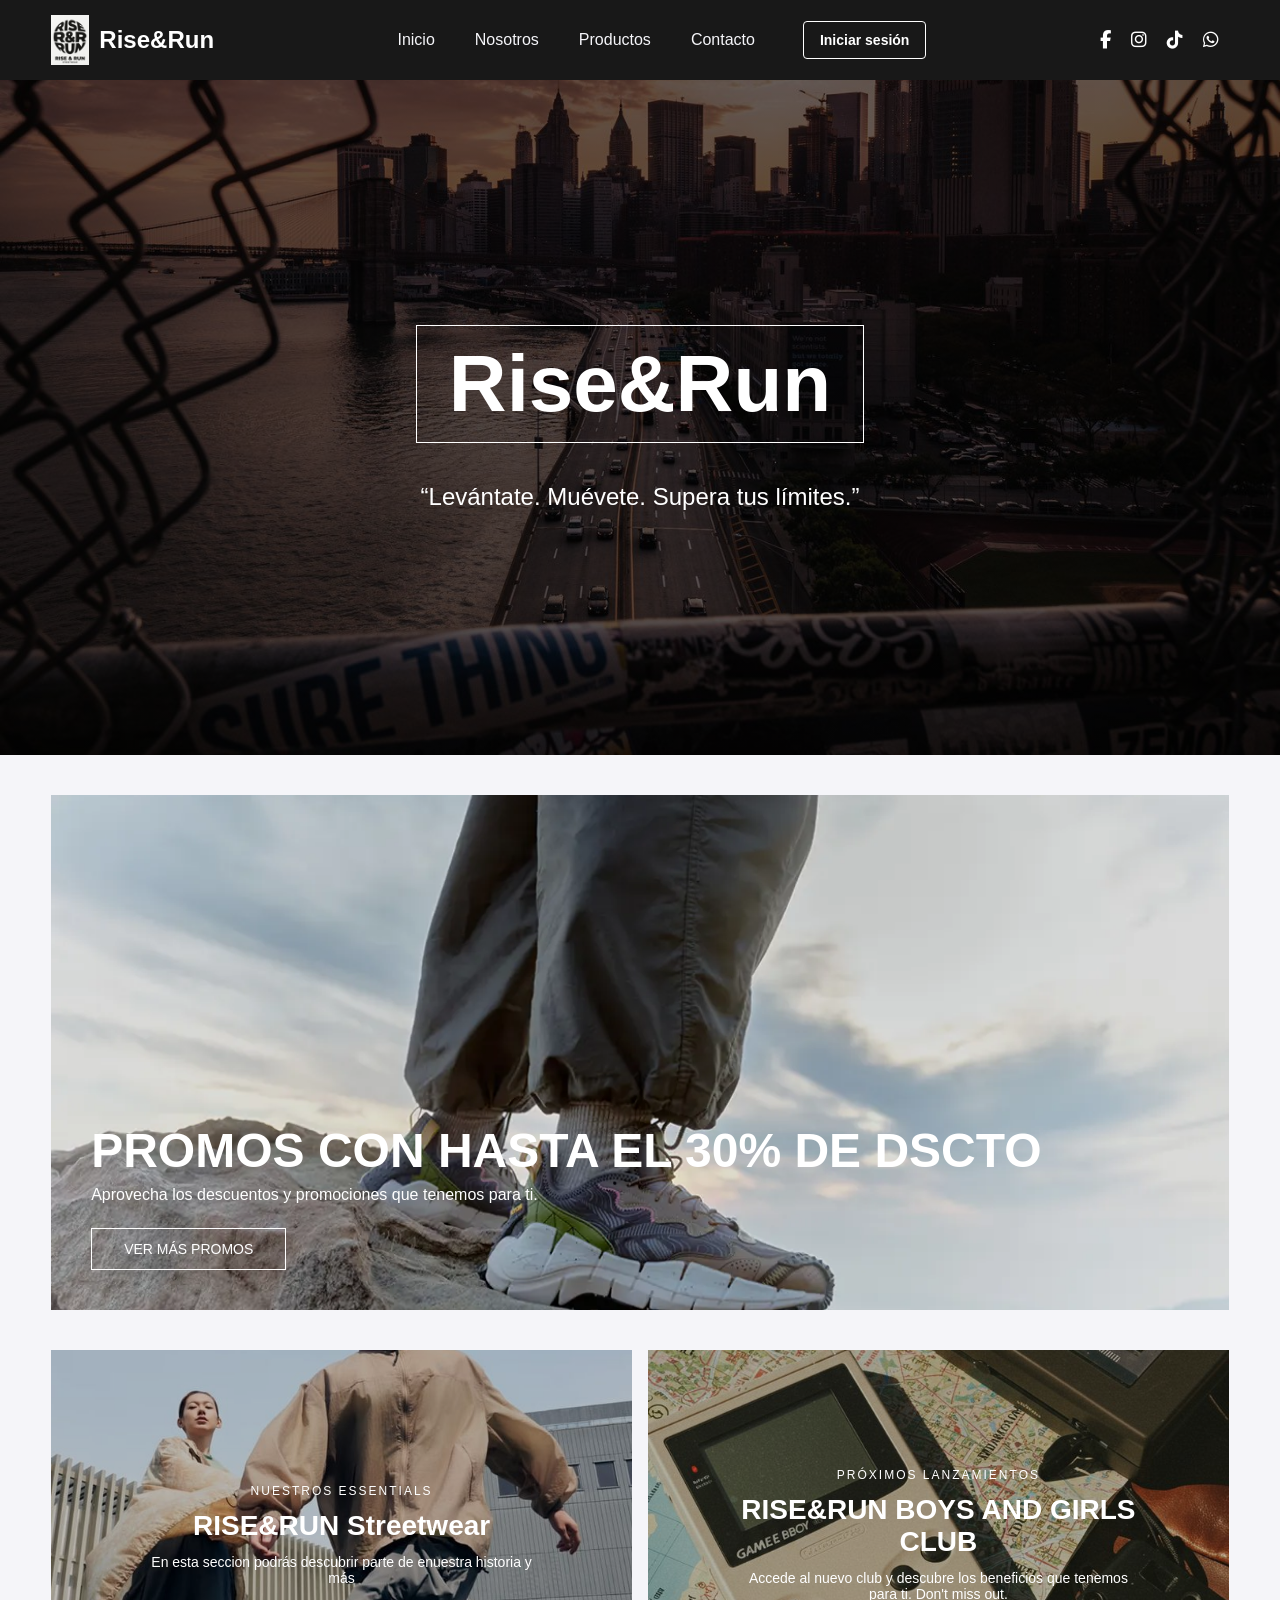
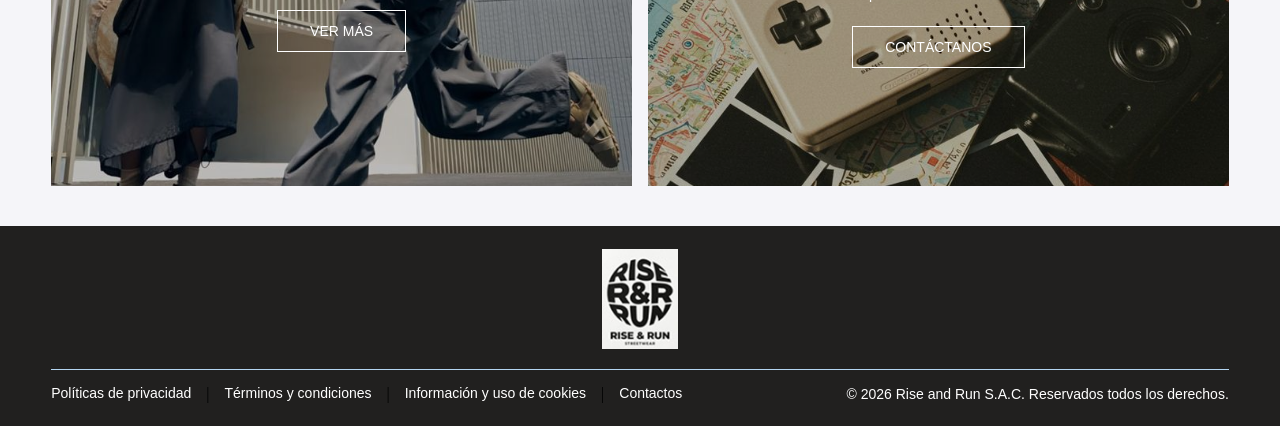
<file: index.html>
<!DOCTYPE html>
<html lang="es">
<head>
    <meta charset="UTF-8">
    <meta name="viewport" content="width=device-width, initial-scale=1.0">
    <title>Rise&Run Streetwear</title>
    <!-- Enlace a tu archivo CSS -->
    <link rel="stylesheet" href="css/matriz.css">
    <!-- enlace para los iconos de redes sociales -->
    <link rel="stylesheet" href="https://cdnjs.cloudflare.com/ajax/libs/font-awesome/6.5.2/css/all.min.css">
    <link rel="stylesheet" href="css/login.css">
</head>
<body>

<!------- HEADER ----------->
    <header class="header">
        <div class="logo">
            <img src="img/RnR_logomini.jpg" alt="Logo Rise and Run">
            <h2>Rise&Run</h2>
        </div>
    
        <nav class="nav">
            <a href="#">Inicio</a>
            <a href="nosotros.html">Nosotros</a>
            <a href="productos.html">Productos</a>
            <a href="contacto.html">Contacto</a>
            <!-- Login -->
            <div class="login-cuenta">
                <span id="estado-login" role="status"></span>
                <button type="button" id="boton-login" class="login-boton" onclick="abrirLogin();">Iniciar sesión</button>
                <button type="button" id="boton-salir" class="login-boton login-salir" onclick="cerrarSesion();">Cerrar sesión</button>
            </div>
        </nav>
        
        <div class="redes-sociales">
            <a href="#"><i class="fa-brands fa-facebook-f"></i></a>
            <a href="#"><i class="fa-brands fa-instagram"></i></a>
            <a href="#"><i class="fa-brands fa-tiktok"></i></a>
            <a href=""><i class="fa-brands fa-whatsapp"></i></a>
        </div>
    </header>

    <!-- LOGIN: ventana flotante compartida por todas las páginas -->
    <!-- dialog se abre con showModal(), se cierra con close() y también con Escape. -->
    <dialog id="ventana-login" class="login-ventana" aria-labelledby="titulo-login" onclose="document.getElementById('formulario-login').reset();">
        <button type="button" class="login-cerrar" onclick="cerrarLogin();" aria-label="Cerrar ventana de inicio de sesión">&times;</button>

        <p class="login-marca">RISE&RUN STREETWEAR</p>
        <h2 id="titulo-login">Iniciar sesión</h2>
        <p class="login-descripcion">Ingresa los datos para continuar.</p>

        <!-- return false evita recargar la página al enviar el formulario -->
        <form id="formulario-login" onsubmit="iniciarSesion(); return false;">
            <label for="login-usuario">Usuario</label>
            <input type="text" id="login-usuario" name="usuario" placeholder="Escribe tu usuario" required>

            <label for="login-clave">Contraseña</label>
            <input type="password" id="login-clave" name="clave" placeholder="Escribe tu contraseña" required>

            <p id="mensaje-login" class="login-mensaje" role="alert"></p>
            <button type="submit" class="login-entrar">Iniciar sesión</button>
        </form>

        <p class="login-prueba">Cuenta: <strong>usuario</strong> - Contraseña: <strong>contraseña</strong></p>
    </dialog>

<!-- MAIN: CONTENIDO DE LA PAGE RISE AND RUN -------->
    <main>

<!-- SECCIÓN 1: BANNER DE PRESENTACIÓN-->
        <section class="section-1">
            <h1>Rise&Run</h1>
            <p>“Levántate. Muévete. Supera tus límites.”</p>
        </section>

<!--SECCIÓN 2: BANNER ÚNICO (Estilo NIKE)--------->
        <section class="section-2-banner-promo">
            <figure class="contenedor-banner">
                <div class="banner-img">
                    <img src="img/zombie11.png" alt="BANNER DE PROMOCIONES">
                </div>
                <figcaption class="banner-contenido">
                    <h2 class="banner-titulo">PROMOS CON HASTA EL 30% DE DSCTO</h2>
                    <p class="banner-subtitulo">Aprovecha los descuentos y promociones que tenemos para ti.</p>
                    <button class="boton-tarjeta" id="boton-promo">VER MÁS PROMOS</button>

                    <!-- ESTRUCTURA DEL MODAL PERSONALIZADO -->
                    <div id="miModal" class="modal-fondo">
                        <div class="modal-contenido">
                            <!-- Botón para cerrar la ventana (X) -->
                            <span class="modal-cerrar">&times;</span>
                            
                            <!-- Contenido del aviso deportivo -->
                            <h2>⚡ ¡PROMO EXCLUSIVA DE RISE&RUN! ⚡</h2>
                            <p class="modal-texto">Aprovecha hoy hasta un <strong>30% de descuento</strong> en nuestros Essentials.</p>
                            <div class="cupon-box">
                                <p class="modal-texto">Usa el cupón en tu carrito:</p>
                                <span class="codigo-cupon">OTOÑO20 o RISERUN10</span>
                            </div>
                            <p class="modal-nota">*Válido por tiempo limitado en zapatillas y streetwear seleccionados.</p>
                        </div>
                    </div>
                </figcaption>
            </figure>
        </section>

<!--SECCIÓN 3: DOS COLUMNAS DIVIDIDAS (Estilo Reebok) ---->
        <section class="seccion-3-dividida">
            <ul class="lista-dividida">
                <!-- Bloque Izquierdo NOSOTROS-->
                <li>
                    <figure class="tarjeta-dividida">
                        <div class="div-img-tarjeta">
                            <img src="img/street13.jpg" alt="Modelos usando zapatillas clásicas">
                        </div>
                        <figcaption class="contenido-tarjeta">
                            <span class="categoria-tag">NUESTROS ESSENTIALS</span>
                            <h3 class="titulo-tarjeta">RISE&RUN Streetwear</h3>
                            <p class="texto-tarjeta">En esta seccion podrás descubrir parte de enuestra historia y más</p>
                            <a href="nosotros.html" class="boton-tarjeta">VER MÁS</a>
                        </figcaption>
                    </figure>
                </li>
<!-- Bloque Derecho CONTACTO-->
                <li>
                    <figure class="tarjeta-dividida">
                        <div class="div-img-tarjeta">
                            <img src="img/street15.jpg" alt="Zapatilla Reebok en el espacio">
                        </div>
                        <figcaption class="contenido-tarjeta">
                            <span class="categoria-tag">PRÓXIMOS LANZAMIENTOS</span>
                            <h3 class="titulo-tarjeta">RISE&RUN BOYS AND GIRLS CLUB</h3>
                            <p class="texto-tarjeta">Accede al nuevo club y descubre los beneficios que tenemos para ti. Don't miss out.</p>
                            <a href="contacto.html" class="boton-tarjeta">CONTÁCTANOS</a>
                        </figcaption>
                    </figure>
                </li>

            </ul>
        </section>
    </main>

<!-- FOOTER -------------->
    <footer class="footer">
    <div class="logo-pie">
        <img src="img/RnR_logomini.jpg" alt="Logo de pie Rise and Run">
    </div>
    
    <div class="texto-pie">
        <div class="piederecho">
        <a href="#">Políticas de privacidad</a> | 
        <a href="#">Términos y condiciones</a> | 
        <a href="#">Información y uso de cookies</a> | 
        <a href="contacto.html">Contactos</a>
        </div>
        <div class="pieizquierdo">
        <p>&copy; 2026 Rise and Run S.A.C. Reservados todos los derechos.</p>
        </div>
    </div>
    </footer>

    <script src="js/promos_cupon.js"></script>
    <script src="js/login.js"></script>
</body>
</html>
</file>
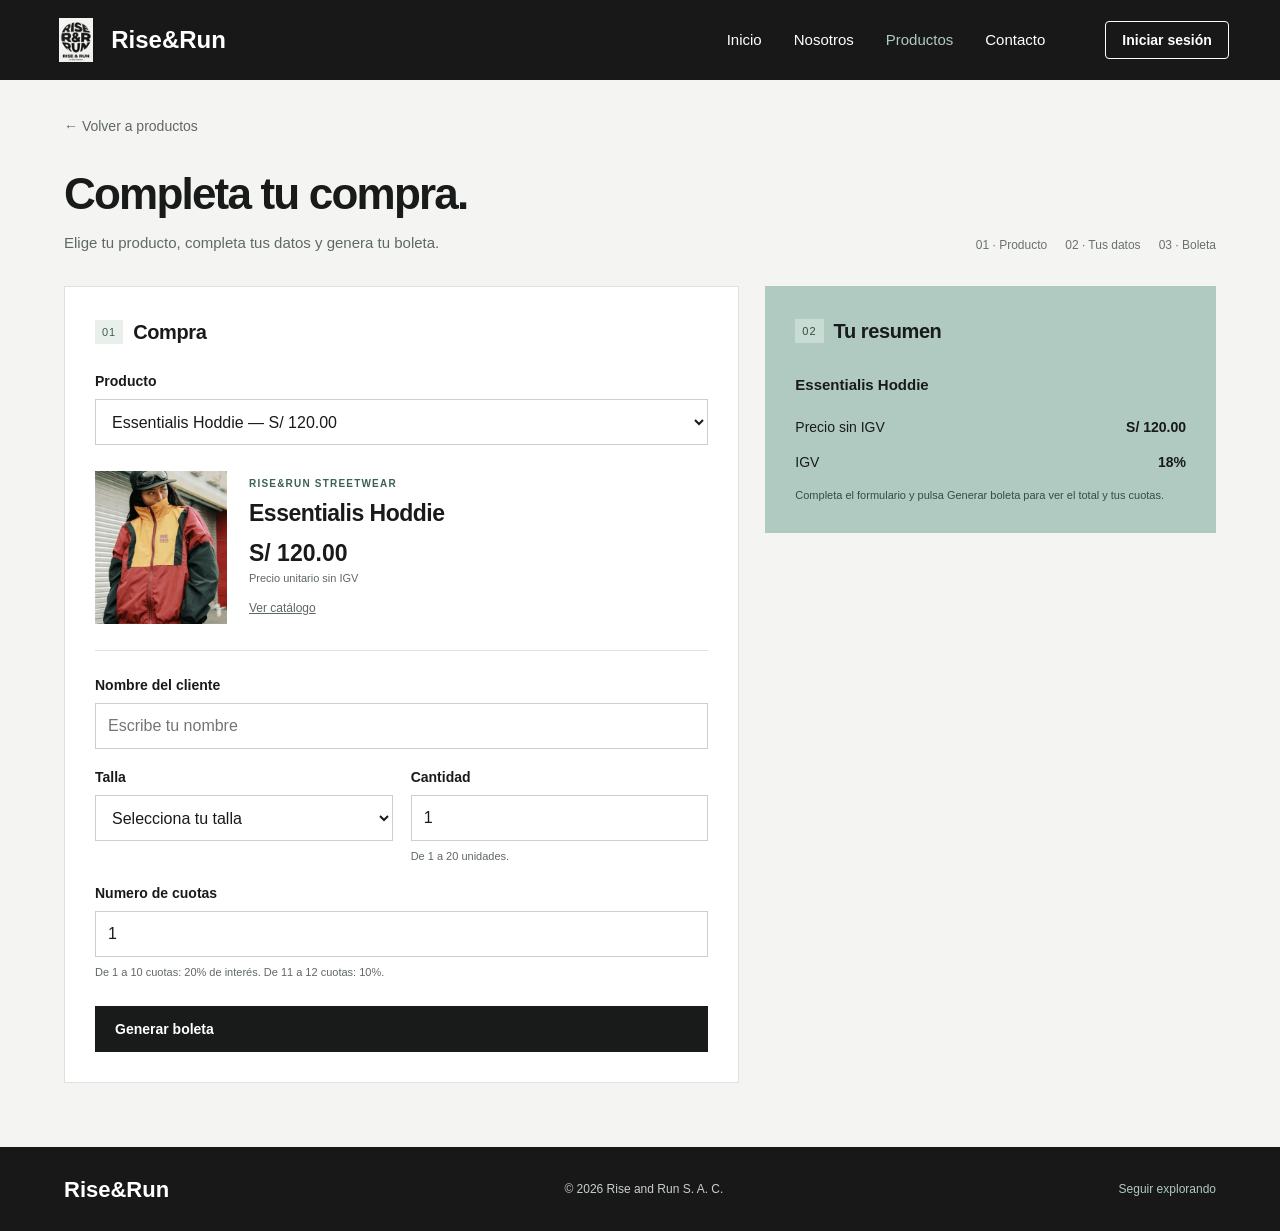
<file: compra.html>
<!DOCTYPE html> 
<html lang="es">
    <head>
        <meta charset="UTF-8">
        <meta name="viewport" content="width=device-width, initial-scale=1.0">
        <title>Compra | Rise&Run</title>
        <link rel="stylesheet" href="css/compra.css">
        <link rel="stylesheet" href="css/login.css">
    </head>

    <body>
        <header class="cabecera-compra">
            <a class="marca" href="index.html">
                <img src="img/RnR_logomini.jpg" alt="Logo Rise and Run">
                <span>Rise&Run</span>
            </a>

            <nav class="menu-compra">
                <a href="index.html">Inicio</a>
                <a href="nosotros.html">Nosotros</a>
                <a class="activo" href="productos.html">Productos</a>
                <a href="contacto.html">Contacto</a>
                <div class="login-cuenta">
                    <span id="estado-login" role="status"></span>
                    <button type="button" id="boton-login" class="login-boton" onclick="abrirLogin();">Iniciar sesión</button>
                    <button type="button" id="boton-salir" class="login-boton login-salir" onclick="cerrarSesion();">Cerrar sesión</button>
                </div>
            </nav>
        </header>

        <!-- LOGIN: ventana flotante compartida por todas las páginas. -->
        <!-- dialog se abre con showModal(), se cierra con close() y también con Escape. -->
        <dialog id="ventana-login" class="login-ventana" aria-labelledby="titulo-login" onclose="document.getElementById('formulario-login').reset();">
            <button type="button" class="login-cerrar" onclick="cerrarLogin();" aria-label="Cerrar ventana de inicio de sesión">&times;</button>

            <p class="login-marca">RISE&RUN STREETWEAR</p>
            <h2 id="titulo-login">Iniciar sesión</h2>
            <p class="login-descripcion">Ingresa tus datos para continuar.</p>

            <!-- return false evita recargar la página al enviar el formulario. -->
            <form id="formulario-login" onsubmit="iniciarSesion(); return false;">
                <label for="login-usuario">Usuario</label>
                <input type="text" id="login-usuario" name="usuario" placeholder="Escribe tu usuario" autocomplete="username" required autofocus>

                <label for="login-clave">Contraseña</label>
                <input type="password" id="login-clave" name="clave" placeholder="Escribe tu contraseña" autocomplete="current-password" required>

                <p id="mensaje-login" class="login-mensaje" role="alert"></p>
                <button type="submit" class="login-entrar">Entrar</button>
            </form>

            <p class="login-prueba">Cuenta: <strong>usuario</strong> - Contraseña: <strong>contraseña</strong></p>
        </dialog>

        <main class="pagina-compra">
            <a class="volver" href="productos.html">← Volver a productos</a>

            <div class="titulo-compra">
                <div>
                    <h1>Completa tu compra.</h1>
                    <p>Elige tu producto, completa tus datos y genera tu boleta.</p>
                </div>

                <div class="pasos">
                    <span>01 · Producto</span>
                    <span>02 · Tus datos</span>
                    <span>03 · Boleta</span>
                </div>
            </div>

            <div class="columnas-compra">
                <section class="tarjeta">
                    <div class="encabezado-tarjeta">
                        <span class="numero-seccion">01</span>
                        <h2>Compra</h2>
                    </div>

                    <!-- El onsubmit evita que la pagina se recarge al enviar un formulario
                    y el oninput hace de que cuando se cambie un dato del formulario
                    se oculte la boleta con la funcion ocultar boleta-->

                    <form id="formulario-compra" onsubmit="generarBoleta(); return false;" oninput="ocultarBoleta();">
                        <div class="campo campo-producto">
                            <label for="producto">Producto</label>

                            <!-- onchange activa elegirproducto -->
                            <select id="producto" name="producto" onchange="elegirProducto();" required>
                                <option value="1">Essentialis Hoddie — S/ 120.00</option>
                                <option value="2">Eaquale Set — S/ 140.00</option>
                                <option value="3">Otium Set — S/ 85.00</option>
                                <option value="4">Impetus Sneakers — S/ 95.00</option>
                                <option value="5">Vestigium — S/ 110.00</option>
                                <option value="6">Velox Sneakers — S/ 80.00</option>
                                <option value="7">Radicalis Tee — S/ 55.00</option>
                                <option value="8">Primalis Tee — S/ 50.00</option>
                                <option value="9">Classicus Tee — S/ 45.00</option>
                            </select>
                        </div>

                        <div class="producto-elegido">
                            <img id="producto-imagen" src="img/hoddie1.jpg" alt="Essentialis Hoddie">
                            
                            <div>
                                <p class="sobretitulo">RISE&RUN STREETWEAR</p>
                                <h3 id="producto-nombre">Essentialis Hoddie</h3>
                                <p id="producto-precio" class="precio-producto">S/ 120.00</p>
                                <p class="precio-nota">Precio unitario sin IGV</p>
                                <a class="enlace-texto" href="productos.html">Ver catálogo</a>
                            </div>

                        </div>

                        <div class="campo">
                            <label for="cliente">Nombre del cliente</label>

                            <input type="text" id="cliente" name="cliente" placeholder="Escribe tu nombre" required>
                        </div>

                        <div class="campos-dobles">
                            <div class="campo">
                                <label for="talla">Talla</label>

                                <select id="talla" name="talla" required>
                                    <option value="">Selecciona una talla</option>
                                </select>
                            </div>

                            <div class="campo">
                                <label for="cantidad">Cantidad</label>
                                <input type="number" id="cantidad" name="cantidad" min="1" max="20" value="1" required>
                                <small>De 1 a 20 unidades.</small>
                            </div>
                        </div>

                        <div class="campo campo-cuotas">
                            <label for="cuotas">Numero de cuotas</label>
                            <input type="number" id="cuotas" name="cuotas" min="1" max="12" value="1" required>
                            <small id="ayuda-cuotas">De 1 a 10 cuotas: 20% de interés. De 11 a 12 cuotas: 10%.</small>
                        </div>

                        <button type="submit" class="boton boton-principal boton-ancho">Generar boleta</button>
                        
                        <p id="mensaje-exito" class="mensaje-exito" style="display: none;" role="status">Boleta generada. <a href="#boleta">Ver detalle y cuotas</a></p>
                    </form>
                </section>

                <div class="resumen">
                    <div class="encabezado-tarjeta">
                        <span class="numero-seccion">02</span>

                        <h2>Tu resumen</h2>
                    </div>

                    <p id="resumen-producto" class="resumen-producto">Essentialis Hoddie</p>

                    <div id="resumen-inicial">
                        <div class="linea-resumen">
                            <span>Precio sin IGV</span>
                            <strong id="resumen-precio">S/ 120.00</strong>
                        </div>
                        
                        <div class="linea-resumen">
                            <span>IGV</span>
                            <strong>18%</strong>
                        </div>
                        
                        <p class="nota-resumen">Completa el formulario y pulsa Generar boleta para ver el total y tus cuotas.</p>
                    </div>
                    <!-- El "style = none" hace que este ocultto hasta generar la boleta -->
                    <div id="resumen-calculado" style="display: none;">
                        <div class="linea-resumen">
                            <span>Subtotal</span>
                            <strong id="resumen-subtotal"></strong>
                        </div>
                        
                        <div class="linea-resumen">
                            <span>IGV (18%)</span>
                            <strong id="resumen-igv"></strong>
                        </div>
                        
                        <div class="linea-resumen">
                            <span id="resumen-tasa">Interés</span>
                            <strong id="resumen-interes"></strong>
                        </div>
                        
                        <div class="total-resumen">
                            <span>Total a pagar</span>
                            <strong id="resumen-total"></strong>
                        </div>
                        
                        <div class="linea-cuota">
                            <span>Cuota mensual regular</span>
                            <strong id="resumen-cuota"></strong>
                        </div>
                        
                        <p class="nota-resumen">La última cuota se ajusta por redondeo cuando hace falta.</p>
                    </div>
                </div>
            </div>
 
            <section id="boleta" class="boleta" style="display: none;">
                <div class="boleta-encabezado">
                    <div>
                        <p class="sobretitulo">RISE&RUN STREETWEAR</p>
                        <h2>Tu boleta está lista.</h2>
                    </div>
                </div>

                <div class="boleta-cliente">
                    <div>
                        <p>Cliente</p>
                        <strong id="boleta-cliente"></strong>
                    </div>

                    <div>
                        <p>Plan de pago</p>
                        <strong id="boleta-plan"></strong>
                    </div>
                </div>

                <div class="detalle-producto">
                    <div>
                        <p>Producto</p>
                        <strong id="boleta-producto"></strong>
                    </div>

                    <div>
                        <p>Talla</p>
                        <strong id="boleta-talla"></strong>
                    </div>

                    <div>
                        <p>Cantidad</p>
                        <strong id="boleta-cantidad"></strong>
                    </div>

                    <div>
                        <p>Precio sin IGV</p>
                        <strong id="boleta-precio"></strong>
                    </div>
                </div>

                <div class="detalle-importes">
                    <div class="linea-resumen">
                        <span>Subtotal</span>
                        <strong id="boleta-subtotal"></strong>
                    </div>

                    <div class="linea-resumen">
                        <span>IGV (18%)</span>
                        <strong id="boleta-igv"></strong>
                    </div>

                    <div class="linea-resumen">
                        <span id="boleta-tasa">Interés</span>
                        <strong id="boleta-interes"></strong>
                    </div>

                    <div class="boleta-total">
                        <span>Deuda total</span>
                        <strong id="boleta-total"></strong>
                    </div>
                </div>

                <div class="estado-cuenta">
                    <h3>Estado de cuenta</h3>
                    <p class="nota-estado">Detalle de las cuotas de tu compra.</p>
                    <div id="lista-cuotas" class="lista-cuotas"></div>
                    <p class="nota-estado">La última cuota incluye el ajuste de centavos cuando es necesario.</p>
                </div>

                <!-- onclick oculta la boleta y te manda al formulario 
                 (no resetea los datos puestos en el formulario) -->
                <div class="boleta-pie">
                    <p>Gracias por elegir Rise&Run.</p>
                    <a id="editar-datos" class="boton boton-principal" href="#formulario-compra" onclick="ocultarBoleta();">Editar datos</a>
                </div>
            </section>
        </main>

        <footer class="pie-compra">
            <span class="marca-pie">Rise&Run</span>
            <p>© 2026 Rise and Run S. A. C.</p>
            <a href="productos.html">Seguir explorando</a>
        </footer>

        <script src="js/compra.js"></script>
        <script src="js/login.js"></script>
    </body>
</html>
</file>
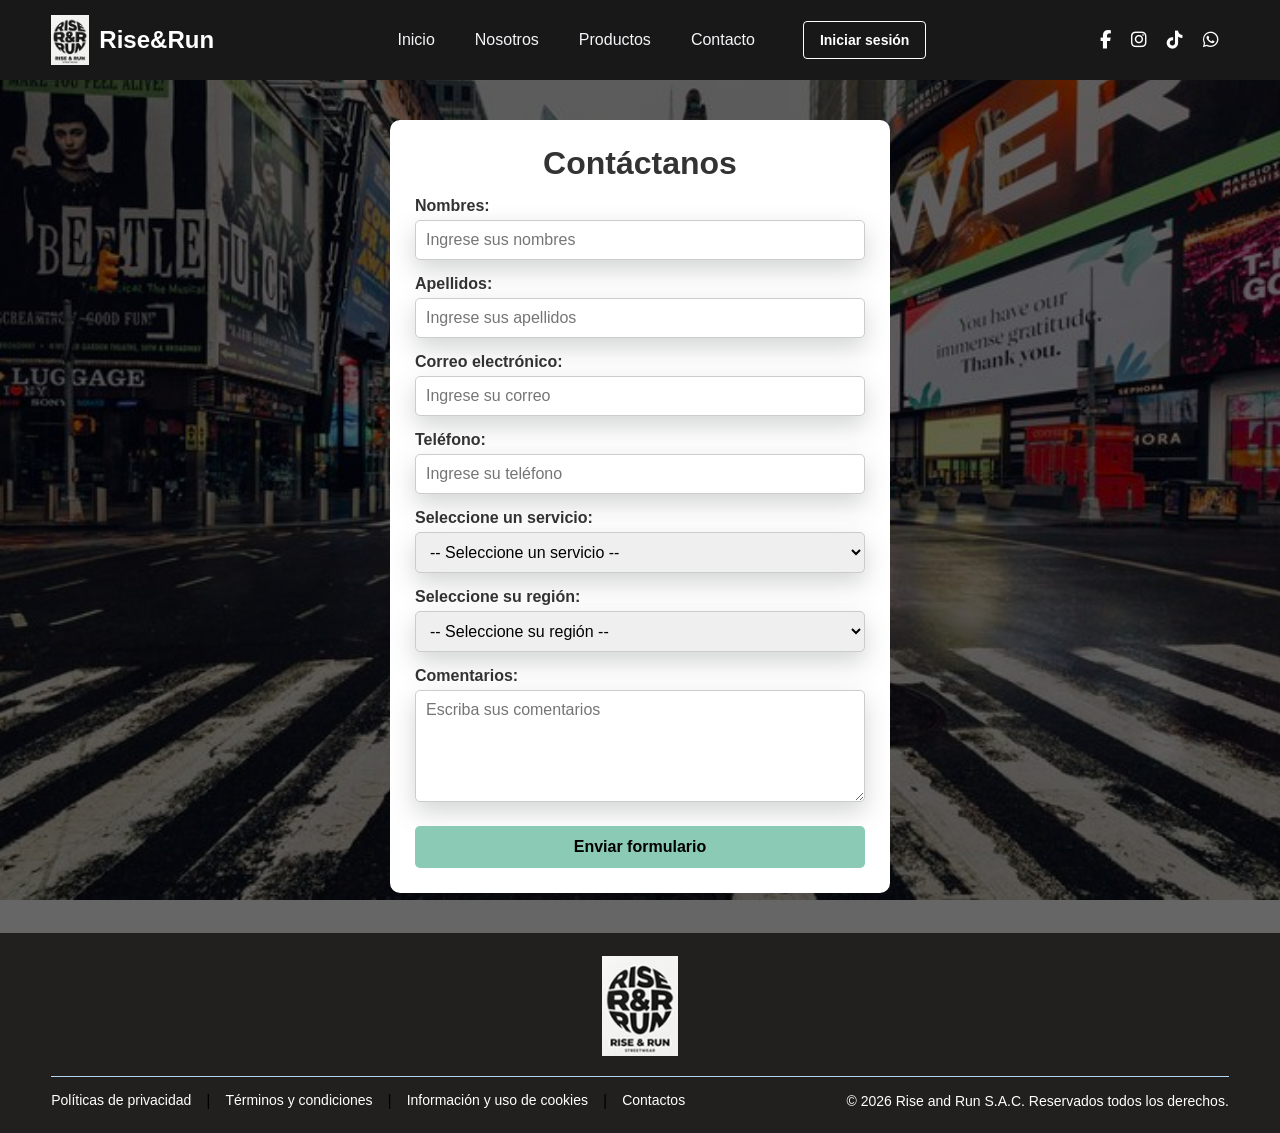
<file: contacto.html>
<!DOCTYPE html>

<html lang="es">
<head>
    <meta charset="UTF-8">
    <meta name="viewport" content="width=device-width, initial-scale=1.0">
    <link rel="stylesheet" href="css/contacto.css">
    <!-- enlace para los iconos de redes sociales -->
    <link rel="stylesheet" href="https://cdnjs.cloudflare.com/ajax/libs/font-awesome/6.5.2/css/all.min.css">

<title>Contáctanos</title>
    <link rel="stylesheet" href="css/login.css">
</head>

<body>
    <!------- HEADER ----------->
    <header class="header">
        <div class="logo">
            <img src="img/RnR_logomini.jpg" alt="Logo Rise and Run">
            <h2>Rise&Run</h2>
        </div>
    
        <nav class="nav">
            <a href="index.html">Inicio</a>
            <a href="nosotros.html">Nosotros</a>
            <a href="productos.html">Productos</a>
            <a href="contacto.html">Contacto</a>
            <div class="login-cuenta">
                <span id="estado-login" role="status"></span>
                <button type="button" id="boton-login" class="login-boton" onclick="abrirLogin();">Iniciar sesión</button>
                <button type="button" id="boton-salir" class="login-boton login-salir" onclick="cerrarSesion();">Cerrar sesión</button>
            </div>
        </nav>
        
        <div class="redes-sociales">
            <a href="#"><i class="fa-brands fa-facebook-f"></i></a>
            <a href="#"><i class="fa-brands fa-instagram"></i></a>
            <a href="#"><i class="fa-brands fa-tiktok"></i></a>
            <a href=""><i class="fa-brands fa-whatsapp"></i></a>
        </div>
    </header>

    <!-- LOGIN: ventana flotante compartida por todas las páginas. -->
    <!-- dialog se abre con showModal(), se cierra con close() y también con Escape. -->
    <dialog id="ventana-login" class="login-ventana" aria-labelledby="titulo-login" onclose="document.getElementById('formulario-login').reset();">
        <button type="button" class="login-cerrar" onclick="cerrarLogin();" aria-label="Cerrar ventana de inicio de sesión">&times;</button>

        <p class="login-marca">RISE&RUN STREETWEAR</p>
        <h2 id="titulo-login">Iniciar sesión</h2>
        <p class="login-descripcion">Ingresa tus datos para continuar.</p>

        <!-- return false evita recargar la página al enviar el formulario. -->
        <form id="formulario-login" onsubmit="iniciarSesion(); return false;">
            <label for="login-usuario">Usuario</label>
            <input type="text" id="login-usuario" name="usuario" placeholder="Escribe tu usuario" autocomplete="username" required autofocus>

            <label for="login-clave">Contraseña</label>
            <input type="password" id="login-clave" name="clave" placeholder="Escribe tu contraseña" autocomplete="current-password" required>

            <p id="mensaje-login" class="login-mensaje" role="alert"></p>
            <button type="submit" class="login-entrar">Entrar</button>
        </form>

        <p class="login-prueba">Cuenta: <strong>usuario</strong> - Contraseña: <strong>contraseña</strong></p>
    </dialog>


<!------- FORMULARIO----------->
<main>
    <div class="contenedor">

        <h1>Contáctanos</h1>

        <!-- Le agregamos id="miFormulario" aquí -->

        <form id="miFormulario">

            <label for="nombres">Nombres:</label>
            <input type="text" id="nombres" name="nombres"
                    placeholder="Ingrese sus nombres" required>

            <label for="apellidos">Apellidos:</label>
            <input type="text" id="apellidos" name="apellidos"
                    placeholder="Ingrese sus apellidos" required>

            <label for="correo">Correo electrónico:</label>
            <input type="email" id="correo" name="correo"
                    placeholder="Ingrese su correo" required>

            <label for="telefono">Teléfono:</label>
            <input type="tel" id="telefono" name="telefono"
                    placeholder="Ingrese su teléfono" required>

            <label for="servicio">Seleccione un servicio:</label>
            <select id="servicio" name="servicio" required>
                <option value="">-- Seleccione un servicio --</option>
                <option value="Envíos Nacionales">Envíos Nacionales</option>
                <option value="Envíos Internacionales">Envíos Internacionales</option>
                <option value="Renovación Membresía">Renovación Membresía</option>
                <option value="Consultoría de negocios">Consultoría de negocios</option>
            </select>

            <label for="region">Seleccione su región:</label>
            <select id="region" name="region" required>
                <option value="Seleccione su región">-- Seleccione su región --</option>
                <option value="Región Costa">Costa</option>
                <option value="Región Andes">Andes</option>
                <option value="Región Amazonía">Amazonía</option>
                <option value="Otros">Otros-Extranjero</option>
            </select>

            <label for="comentarios">Comentarios:</label>
            <textarea id="comentarios" name="comentarios"
                        placeholder="Escriba sus comentarios"
                        rows="5"></textarea>

            <button type="submit">Enviar formulario</button>

        </form>

    </div>
    <!------- VENTANA DE AVISO (EMERGENTE) ------->
    <div id="ventanaAviso" class="ventana-emergente">
        <div class="contenido-ventana">
            <h2>¡Formulario Enviado!</h2>
            <p id="textoAviso">Gracias por escribirnos.</p>
            <button id="botonAceptar" type="button">Aceptar</button>
        </div>
    </div>
</main>
<!-- FOOTER -------------->
    <footer class="footer">
    <div class="logo-pie">
        <img src="img/RnR_logomini.jpg" alt="Logo de pie Rise and Run">
    </div>
    
    <div class="texto-pie">
        <div class="piederecho">
        <a href="#">Políticas de privacidad</a> | 
        <a href="#">Términos y condiciones</a> | 
        <a href="#">Información y uso de cookies</a> | 
        <a href="contacto.html">Contactos</a>
        </div>
        <div class="pieizquierdo">
        <p>&copy; 2026 Rise and Run S.A.C. Reservados todos los derechos.</p>
        </div>
    </div>
    </footer>
    <script src="js/contacto.js"></script>

    <script src="js/login.js"></script>
</body>
</html>
</file>
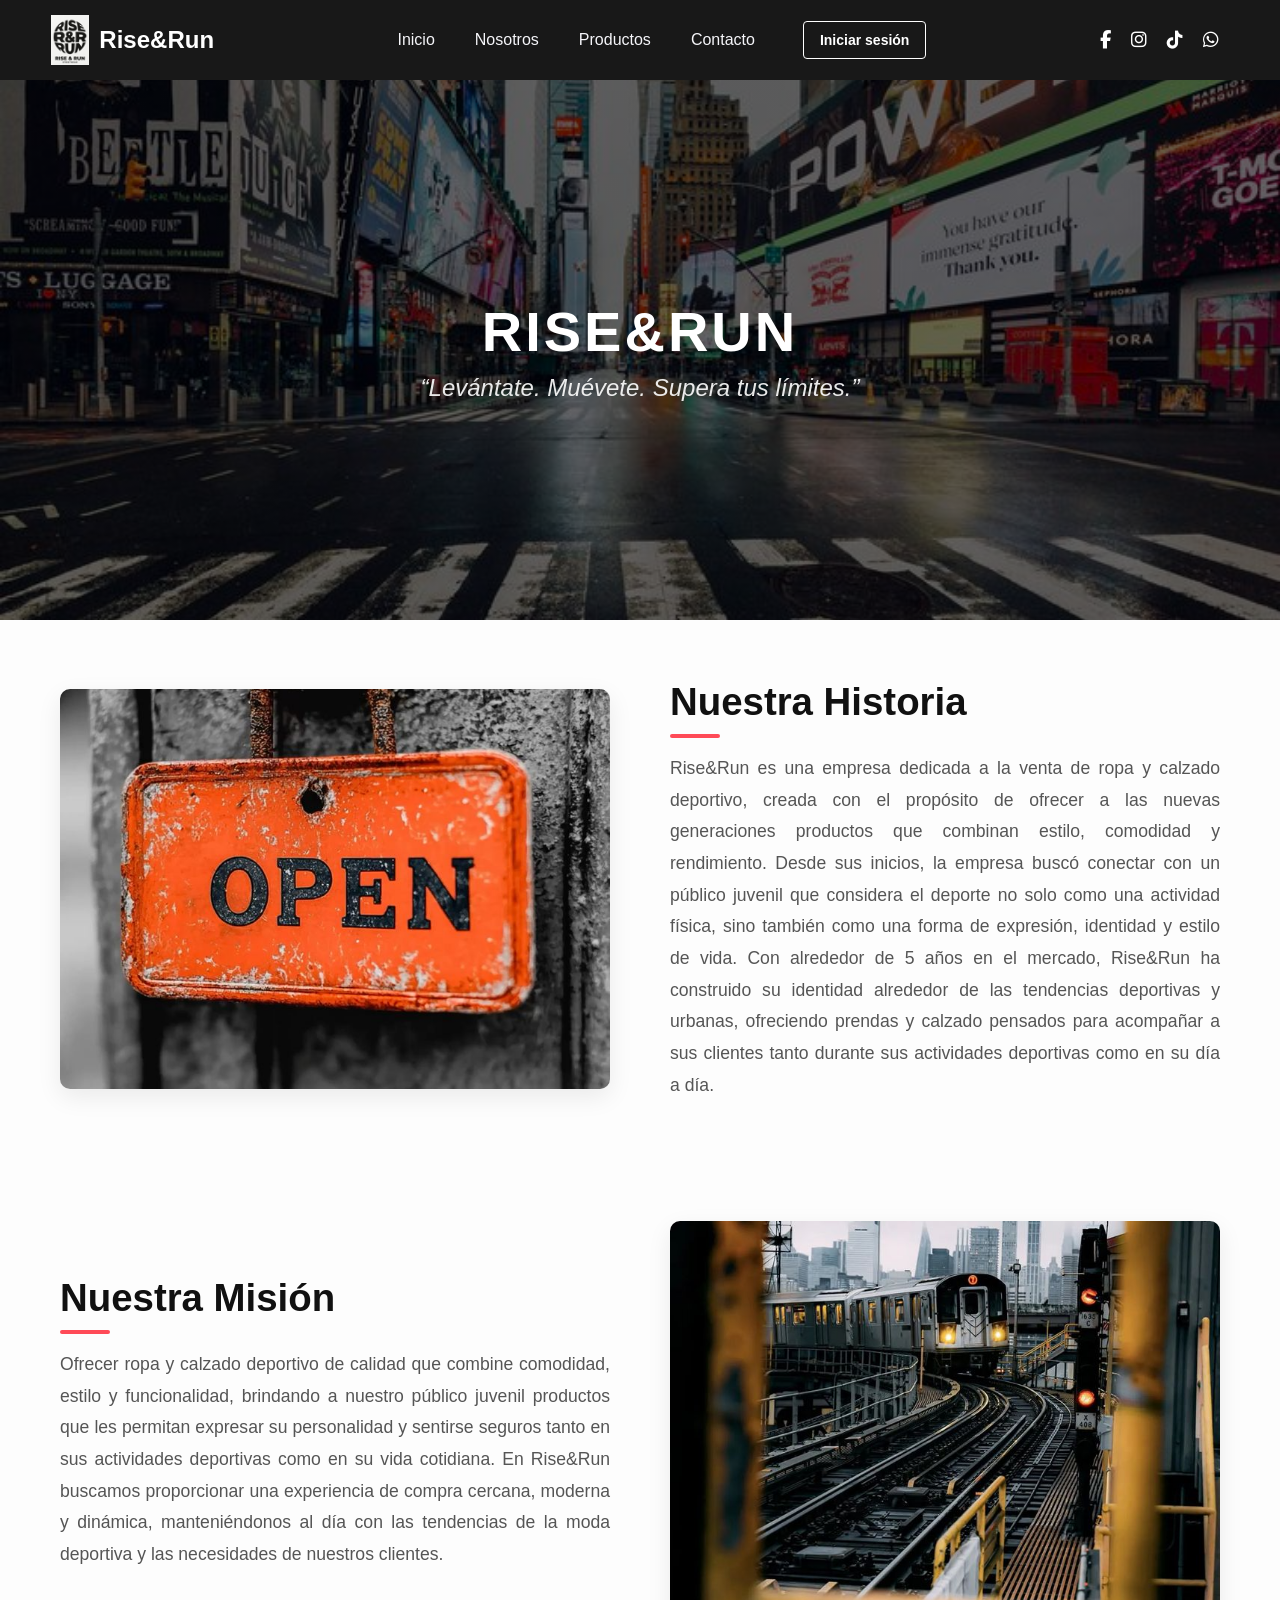
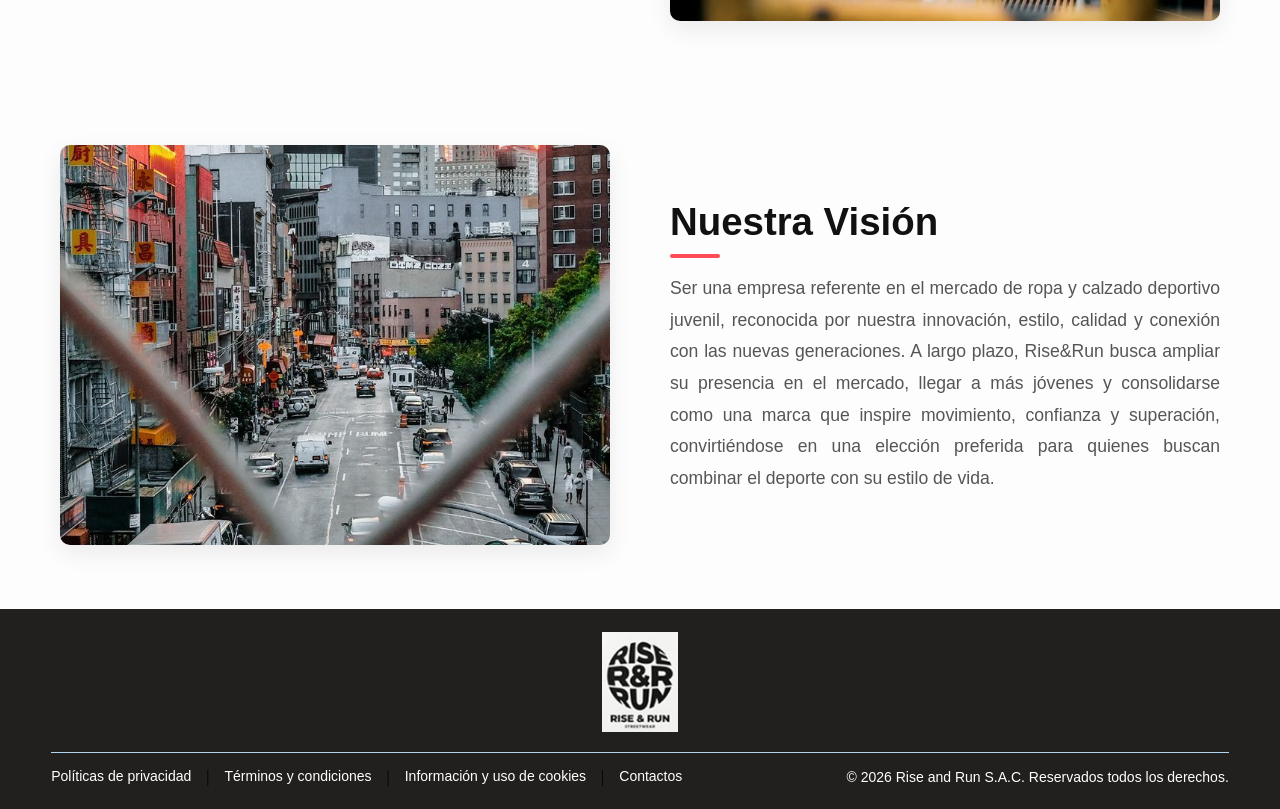
<file: nosotros.html>
<!DOCTYPE html>
<html lang="es">
<head>
    <meta charset="UTF-8">
    <meta name="viewport" content="width=device-width, initial-scale=1.0">
    <!-- Enlace al archivo CSS -->
    <link rel="stylesheet" href="css/nosotros.css">
    <!-- enlace para los iconos de redes sociales -->
    <link rel="stylesheet" href="https://cdnjs.cloudflare.com/ajax/libs/font-awesome/6.5.2/css/all.min.css">
    <title>Nosotros</title>
    <link rel="stylesheet" href="css/login.css">
</head>
<body>
    <!------- HEADER ----------->
    <header class="header">
        <div class="logo">
            <img src="img/RnR_logomini.jpg" alt="Logo Rise and Run">
            <h2>Rise&Run</h2>
        </div>
    
        <nav class="nav">
            <a href="index.html">Inicio</a>
            <a href="#">Nosotros</a>
            <a href="productos.html">Productos</a>
            <a href="contacto.html">Contacto</a>
            <div class="login-cuenta">
                <span id="estado-login" role="status"></span>
                <button type="button" id="boton-login" class="login-boton" onclick="abrirLogin();">Iniciar sesión</button>
                <button type="button" id="boton-salir" class="login-boton login-salir" onclick="cerrarSesion();">Cerrar sesión</button>
            </div>
        </nav>
        
        <div class="redes-sociales">
            <a href="#"><i class="fa-brands fa-facebook-f"></i></a>
            <a href="#"><i class="fa-brands fa-instagram"></i></a>
            <a href="#"><i class="fa-brands fa-tiktok"></i></a>
            <a href=""><i class="fa-brands fa-whatsapp"></i></a>
        </div>
    </header>

    <!-- LOGIN: ventana flotante compartida por todas las páginas. -->
    <!-- dialog se abre con showModal(), se cierra con close() y también con Escape. -->
    <dialog id="ventana-login" class="login-ventana" aria-labelledby="titulo-login" onclose="document.getElementById('formulario-login').reset();">
        <button type="button" class="login-cerrar" onclick="cerrarLogin();" aria-label="Cerrar ventana de inicio de sesión">&times;</button>

        <p class="login-marca">RISE&RUN STREETWEAR</p>
        <h2 id="titulo-login">Iniciar sesión</h2>
        <p class="login-descripcion">Ingresa tus datos para continuar.</p>

        <!-- return false evita recargar la página al enviar el formulario. -->
        <form id="formulario-login" onsubmit="iniciarSesion(); return false;">
            <label for="login-usuario">Usuario</label>
            <input type="text" id="login-usuario" name="usuario" placeholder="Escribe tu usuario" autocomplete="username" required autofocus>

            <label for="login-clave">Contraseña</label>
            <input type="password" id="login-clave" name="clave" placeholder="Escribe tu contraseña" autocomplete="current-password" required>

            <p id="mensaje-login" class="login-mensaje" role="alert"></p>
            <button type="submit" class="login-entrar">Entrar</button>
        </form>

        <p class="login-prueba">Cuenta: <strong>usuario</strong> - Contraseña: <strong>contraseña</strong></p>
    </dialog>

<!-- MAIN: CONTENIDO DE LA PAGE RISE AND RUN -------->
    <main>
<!-- SECCIÓN 1: BANNER DE PRESENTACIÓN-->
        <section class="section-1">
            <h1>Rise&Run</h1>
            <p>“Levántate. Muévete. Supera tus límites.”</p>
        </section>
        <!-- BLOQUE 1: Introducción o Portada de la sección -->
        <section class="section-2-izquierda">
            <div class="container-tarjeta">
                <div class="nosotros-img-izquierda">
                    <img src="img/street1.jpg" alt="">
                </div>
                <div class="text-historia">
                    <h2>Nuestra Historia</h2>
                    <p>Rise&Run es una empresa dedicada a la venta de ropa y calzado deportivo, creada con el propósito de ofrecer a las nuevas generaciones productos que combinan estilo, comodidad y rendimiento. Desde sus inicios, la empresa buscó conectar con un público juvenil que considera el deporte no solo como una actividad física, sino también como una forma de expresión, identidad y estilo de vida. Con alrededor de 5 años en el mercado, Rise&Run ha construido su identidad alrededor de las tendencias deportivas y urbanas, ofreciendo prendas y calzado pensados para acompañar a sus clientes tanto durante sus actividades deportivas como en su día a día.</p>
                </div>
            </div>
        </section>
        <section class="section-3-derecha">
            <div class="container-tarjeta">
                <div class="nosotros-img-derecha">
                    <img src="img/street7.jpg" alt="">
                </div>
                <div class="text-historia">
                    <h2>Nuestra Misión</h2>
                    <p>Ofrecer ropa y calzado deportivo de calidad que combine comodidad, estilo y funcionalidad, brindando a nuestro público juvenil productos que les permitan expresar su personalidad y sentirse seguros tanto en sus actividades deportivas como en su vida cotidiana. En Rise&Run buscamos proporcionar una experiencia de compra cercana, moderna y dinámica, manteniéndonos al día con las tendencias de la moda deportiva y las necesidades de nuestros clientes.</p>
                </div>
            </div>
        </section>
        <section class="section-4-izquierda">
            <div class="container-tarjeta">
                <div class="nosotros-img-izquierda">
                    <img src="img/street9.jpg" alt="">
                </div>
                <div class="text-historia">
                    <h2>Nuestra Visión</h2>
                    <p>Ser una empresa referente en el mercado de ropa y calzado deportivo juvenil, reconocida por nuestra innovación, estilo, calidad y conexión con las nuevas generaciones. A largo plazo, Rise&Run busca ampliar su presencia en el mercado, llegar a más jóvenes y consolidarse como una marca que inspire movimiento, confianza y superación, convirtiéndose en una elección preferida para quienes buscan combinar el deporte con su estilo de vida.</p>
                </div>
            </div>
        </section>
    </main>
    <!-- FOOTER -------------->
    <footer class="footer">
    <div class="logo-pie">
        <img src="img/RnR_logomini.jpg" alt="Logo de pie Rise and Run">
    </div>
    
    <div class="texto-pie">
        <div class="piederecho">
        <a href="#">Políticas de privacidad</a> | 
        <a href="#">Términos y condiciones</a> | 
        <a href="#">Información y uso de cookies</a> | 
        <a href="#">Contactos</a>
        </div>
        <div class="pieizquierdo">
        <p>&copy; 2026 Rise and Run S.A.C. Reservados todos los derechos.</p>
        </div>
    </div>
    </footer>
    <script src="js/login.js"></script>
</body>
</html>
</file>
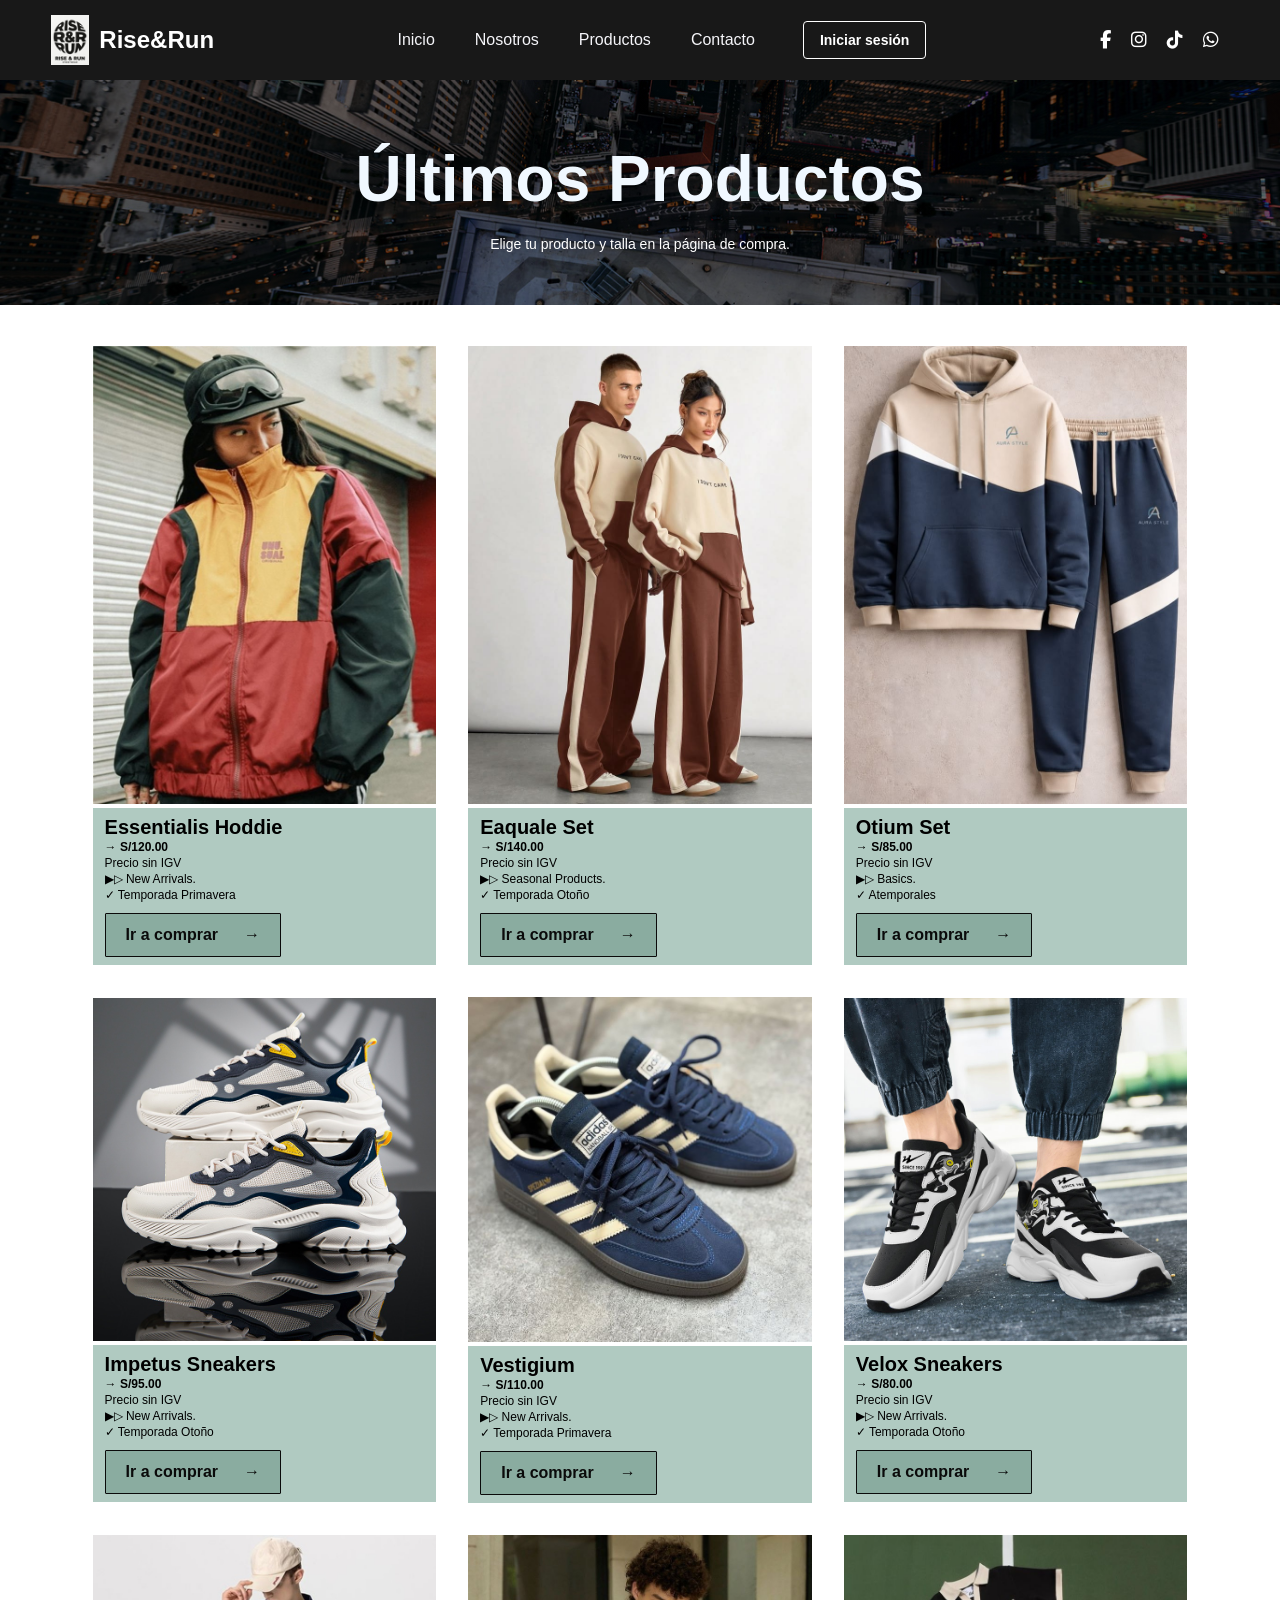
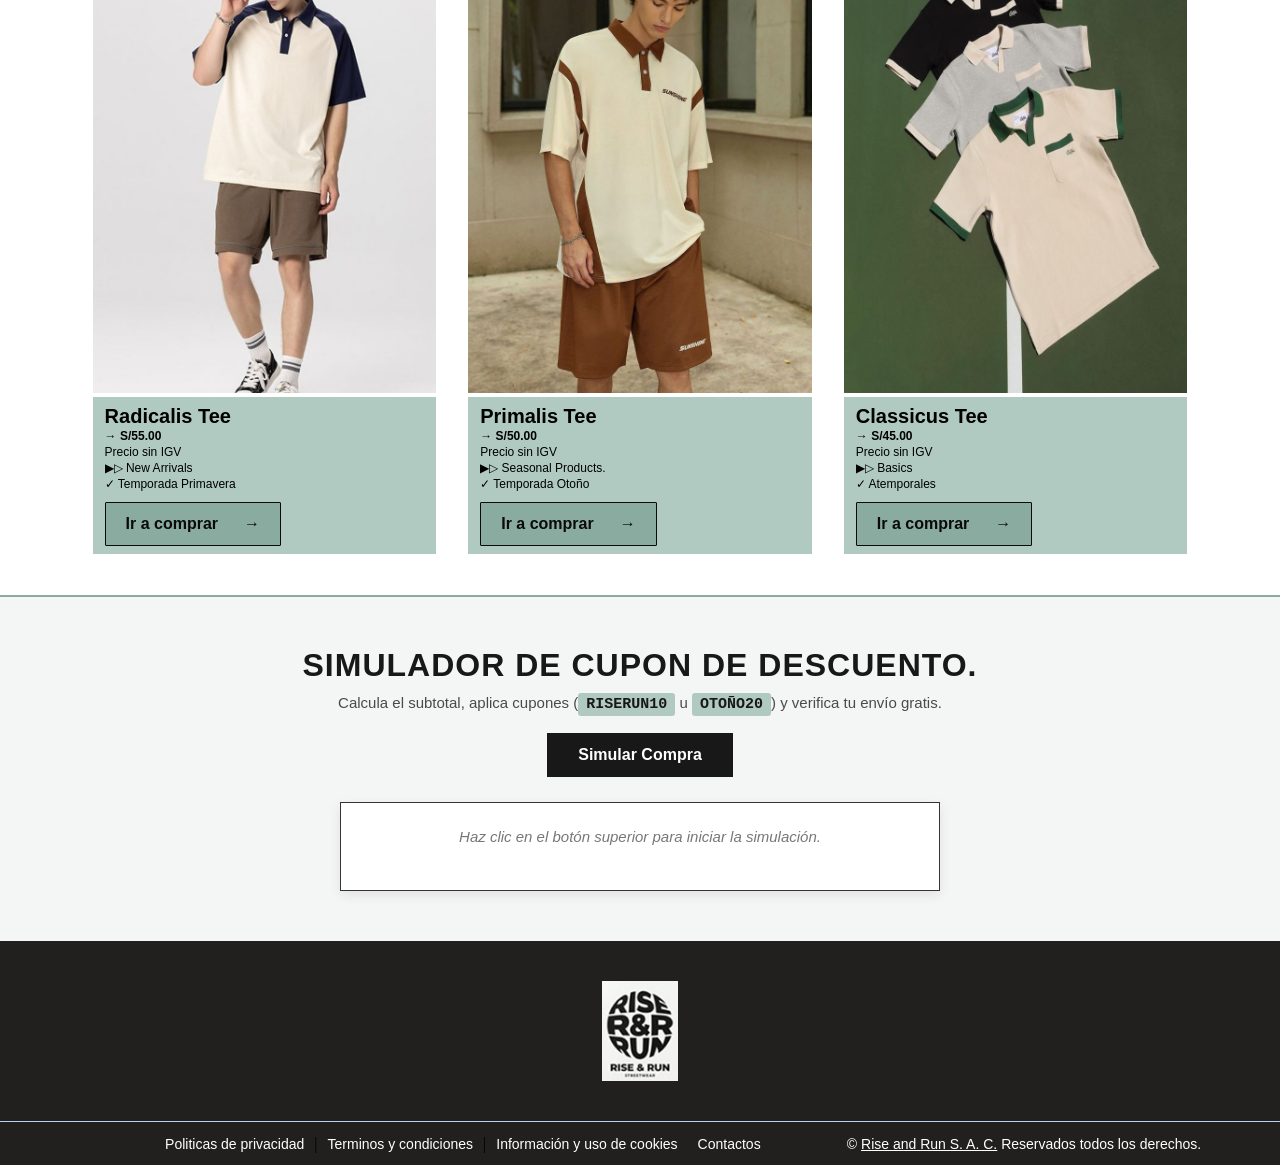
<file: productos.html>
<!DOCTYPE html>
<html lang="es">
<head>
    <meta charset="UTF-8">
    <meta name="viewport" content="width=device-width, initial-scale=1.0">
    <title>Productos R&R</title>
    <!--link para los enlaces a css-->
    <link rel="stylesheet" href="css/productos.css">
    <!--link externo para los enlaces de redes sosciales-->
    <link rel="stylesheet" href="https://cdnjs.cloudflare.com/ajax/libs/font-awesome/6.5.2/css/all.min.css">
    <link rel="stylesheet" href="css/login.css">
</head>
<body>
    <header class="header">
        <div class="logo">
            <img src="img/RnR_logomini.jpg" alt="logornr">
            <h2>Rise&Run</h2>
        </div>
        <nav class="nav">
            <a href="index.html">Inicio</a>
            <a href="nosotros.html">Nosotros</a>
            <a href="#">Productos</a>
            <a href="contacto.html">Contacto</a>
            <div class="login-cuenta">
                <span id="estado-login" role="status"></span>
                <button type="button" id="boton-login" class="login-boton" onclick="abrirLogin();">Iniciar sesión</button>
                <button type="button" id="boton-salir" class="login-boton login-salir" onclick="cerrarSesion();">Cerrar sesión</button>
            </div>
        </nav>
        <div class="redes-sociales">
            <!--enlaces e iconos de las redes sociales-->
            <a href=""><i class="fa-brands fa-facebook-f"></i></a>
            <a href=""><i class="fa-brands fa-instagram"></i></a>
            <a href=""><i class="fa-brands fa-tiktok"></i></a>
            <a href=""><i class="fa-brands fa-whatsapp"></i></a>
        </div>
    </header>

    <!-- LOGIN: ventana flotante compartida por todas las páginas. -->
    <!-- dialog se abre con showModal(), se cierra con close() y también con Escape. -->
    <dialog id="ventana-login" class="login-ventana" aria-labelledby="titulo-login" onclose="document.getElementById('formulario-login').reset();">
        <button type="button" class="login-cerrar" onclick="cerrarLogin();" aria-label="Cerrar ventana de inicio de sesión">&times;</button>

        <p class="login-marca">RISE&RUN STREETWEAR</p>
        <h2 id="titulo-login">Iniciar sesión</h2>
        <p class="login-descripcion">Ingresa tus datos para continuar.</p>

        <!-- return false evita recargar la página al enviar el formulario. -->
        <form id="formulario-login" onsubmit="iniciarSesion(); return false;">
            <label for="login-usuario">Usuario</label>
            <input type="text" id="login-usuario" name="usuario" placeholder="Escribe tu usuario" autocomplete="username" required autofocus>

            <label for="login-clave">Contraseña</label>
            <input type="password" id="login-clave" name="clave" placeholder="Escribe tu contraseña" autocomplete="current-password" required>

            <p id="mensaje-login" class="login-mensaje" role="alert"></p>
            <button type="submit" class="login-entrar">Entrar</button>
        </form>

        <p class="login-prueba">Cuenta: <strong>usuario</strong> - Contraseña: <strong>contraseña</strong></p>
    </dialog>

    <main>
        
        <section class="banner">
            <h1>Últimos Productos </h1>
            <p class="aviso-compra">Elige tu producto y talla en la página de compra.</p>
        </section>
        <section class="container">
            <div class="content-product">
                <div class="product">
                    <img src="img/hoddie1.jpg" alt="articulo 1">
                </div>
                <div class="texts">
                    <h3>Essentialis Hoddie</h3>
                    <p><b>→ S/120.00</b></p>
                    <p>Precio sin IGV</p>
                    <p>▶▷ New Arrivals.</p>
                    <p>✓ Temporada Primavera</p>
                    <a class="comprar-producto" href="compra.html" aria-label="Comprar Essentialis Hoddie">Ir a comprar <span aria-hidden="true">→</span></a>
                </div>
            </div>
            <div class="content-product">
                <div class="product">
                    <img src="img/buzo5.jpg" alt="articulo 2">
                </div>
                <div class="texts">
                    <h3>Eaquale Set</h3>
                    <p><b>→ S/140.00</b></p>
                    <p>Precio sin IGV</p>
                    <p>▶▷ Seasonal Products.</p>
                    <p>✓ Temporada Otoño</p>
                    <a class="comprar-producto" href="compra.html" aria-label="Comprar Eaquale Set">Ir a comprar <span aria-hidden="true">→</span></a>
                </div>
            </div>
            <div class="content-product">
                <div class="product">
                    <img src="img/buzo6.jpg" alt="articulo 3">
                </div>
                <div class="texts">
                    <h3>Otium Set</h3>
                    <p><b>→ S/85.00</b></p>
                    <p>Precio sin IGV</p>
                    <p>▶▷ Basics.</p>
                    <p>✓ Atemporales</p>
                    <a class="comprar-producto" href="compra.html" aria-label="Comprar Otium Set">Ir a comprar <span aria-hidden="true">→</span></a>
                </div>
            </div>
            <div class="content-product">
                <div class="product">
                    <img src="img/zombie5.jpg" alt=" articulo 4">
                </div>
                <div class="texts">
                    <h3>Impetus Sneakers</h3>
                    <p><b>→ S/95.00</b></p>
                    <p>Precio sin IGV</p>
                    <p>▶▷ New Arrivals.</p>
                    <p>✓ Temporada Otoño</p>
                    <a class="comprar-producto" href="compra.html" aria-label="Comprar Impetus Sneakers">Ir a comprar <span aria-hidden="true">→</span></a>
                </div>
            </div>
            <div class="content-product">
                <div class="product">
                    <img src="img/zombie4.jpg" alt="articulo 5">
                </div>
                <div class="texts">
                    <h3> Vestigium</h3>
                    <p><b>→ S/110.00</b></p>
                    <p>Precio sin IGV</p>
                    <p>▶▷ New Arrivals.</p>
                    <p>✓ Temporada Primavera</p>
                    <a class="comprar-producto" href="compra.html" aria-label="Comprar Vestigium">Ir a comprar <span aria-hidden="true">→</span></a>
                </div>
            </div>
            <div class="content-product">
                <div class="product">
                    <img src="img/zombie10.jpg" alt="articulo 6">
                </div>
                <div class="texts">
                    <h3>Velox Sneakers</h3>
                    <p><b>→ S/80.00</b></p>
                    <p>Precio sin IGV</p>
                    <p>▶▷ New Arrivals.</p>
                    <p>✓ Temporada Otoño</p>
                    <a class="comprar-producto" href="compra.html" aria-label="Comprar Velox Sneakers">Ir a comprar <span aria-hidden="true">→</span></a>
                </div>
            </div>
            <div class="content-product">
                <div class="product">
                    <img src="img/polo3.jpg" alt="articulo 7">
                </div>
                <div class="texts">
                    <h3>Radicalis Tee</h3>
                    <p><b>→ S/55.00</b></p>
                    <p>Precio sin IGV</p>
                    <p>▶▷ New Arrivals</p>
                    <p>✓ Temporada Primavera</p>
                    <a class="comprar-producto" href="compra.html" aria-label="Comprar Radicalis Tee">Ir a comprar <span aria-hidden="true">→</span></a>
                </div>
            </div>
            <div class="content-product">
                <div class="product">
                    <img src="img/polo5.jpg" alt="articulo 8">
                </div>
                <div class="texts">
                    <h3>Primalis Tee</h3>
                    <p><b>→ S/50.00</b></p>
                    <p>Precio sin IGV</p>
                    <p>▶▷ Seasonal Products.</p>
                    <p>✓ Temporada Otoño</p>
                    <a class="comprar-producto" href="compra.html" aria-label="Comprar Primalis Tee">Ir a comprar <span aria-hidden="true">→</span></a>
                </div>
            </div>
            <div class="content-product">
                <div class="product">
                    <img src="img/polo7.jpg" alt="articulo 9">
                </div>
                <div class="texts">
                    <h3>Classicus Tee</h3>
                    <p><b>→ S/45.00</b></p>
                    <p>Precio sin IGV</p>
                    <p>▶▷ Basics</p>
                    <p>✓ Atemporales</p>
                    <a class="comprar-producto" href="compra.html" aria-label="Comprar Classicus Tee">Ir a comprar <span aria-hidden="true">→</span></a>
                </div>
            </div>
        </section>
        <!-- SECCIÓN SIMULADOR: cupon dscto en Compras  -->
        <section class="seccion-simulador">
            <h2>Simulador de Cupon de descuento.</h2>
            <p>Calcula el subtotal, aplica cupones (<code>RISERUN10</code> u <code>OTOÑO20</code>) y verifica tu envío gratis.</p>
            
            <button class="btn-simulador" onclick="calcularCarrito()">
                Simular Compra
            </button>

            <!-- Aquí se insertará el resultado de JavaScript -->
            <div id="resultado-carrito" class="tarjeta-resultado">
                <p style="text-align: center; color: #777;"><em>Haz clic en el botón superior para iniciar la simulación.</em></p>
            </div>
        </section>
    </main>
    <footer class="footer">
        <div class="logo-pie">
            <img src="img/RnR_logomini.jpg" alt="">
        </div>
        <div class="texto-pie">
            <div class="piederecho">
                <a href="">Politicas de privacidad</a> | <a href="">Terminos y condiciones</a> | <a href="">Información y uso de cookies</a> <a href="">Contactos</a>
            </div>
            <div class="pieizquierdo">
                &copy; <a href="">Rise and Run S. A. C.</a> Reservados todos los derechos.
            </div>
        </div>
    </footer>
    <script src="js/simulador.js"></script>
    <script src="js/login.js"></script>
</body>
</html>
</file>
<file: css/matriz.css>
/* RESET BÁSICO */
*{
    margin: 0;
    padding: 0;
    box-sizing: border-box;
}

body {
    background-color: #f5f5f9;
}

/*-------  HEADER ----------*/
.header{
    background-color: #181818;
    width: 100%;
    min-height: 80px; /* Cambiado de 6vh a altura fija para evitar desbordes */
    display: flex;
    flex-direction: row;
    justify-content: space-between; /* Distribuye mejor los elementos a los extremos */
    align-items: center;
    padding: 0 4%;
}

.logo{
    display: flex;
    flex-direction: row;
    align-items: center;
    gap: 10px;
}

.logo img{
    max-height: 50px; 
    width: auto;     
    object-fit: contain;  
}

.logo h2{
    color: #ffffff;
    font-size: 24px; /* Ajustado para un diseño más limpio */
    font-family: 'Segoe UI', Tahoma, Geneva, Verdana, sans-serif;
    white-space: nowrap;
}

.nav{
    display: flex;
    flex-direction: row;
    justify-content: center;
    align-items: center;
}

.nav a{
    text-decoration: none;
    padding: 0 20px;
    font-size: 16px;
    font-family: 'Segoe UI', Tahoma, Geneva, Verdana, sans-serif;
    color: rgb(245, 245, 249);
    transition: color 0.3s ease; /* Transición suave en vez de cambio de tamaño brusco */
}

.nav a:hover{
    color: rgb(177, 146, 184);
}

.redes-sociales {
    display: flex;
    align-items: center;
}

.redes-sociales a {
    color: #ffffff;
    padding: 0 10px;
    font-size: 18px;
    transition: color 0.3s ease, transform 0.3s ease;
}

.redes-sociales a:hover {
    color: rgb(177, 146, 184);
    transform: scale(1.2); /* Animación moderna usando escala sin romper la línea */
}

/*------------- end header----------------------*/
/* SECCIÓN 1  */
.section-1{
    background: linear-gradient(rgba(0, 0, 0, 0.6), rgba(0, 0, 0, 0.6)), url('../img/street18.jpg') no-repeat center center/cover;
    
    width: 100%;
    height: 75vh; /* Ajustado para compensar el header--- el vh se emplea para la altura total de la pantalla*/
    display: flex;
    flex-direction: column;
    justify-content: center;
    align-items: center;
    text-align: center;
    padding: 40px 4%;
}
.section-1 h1{
    margin: 20px 0;
    font-size: 80px; /* Reducido para evitar desbordes en pantallas estándar */
    font-family: 'Segoe UI', Tahoma, Geneva, Verdana, sans-serif;
    color: #ffffff;
    border: 1px solid #ffffff;
    padding: 12px 32px;
}

.section-1 p{
    margin: 20px 0;
    font-size: 24px;
    font-family: 'Segoe UI', Tahoma, Geneva, Verdana, sans-serif;
    color: #ffffff;
}

/*-----------------------------------*/
/*  SECCIÓN 2: BANNER ÚNICO */
.section-2-banner-promo {
    width: 100%;
    padding: 40px 4%;
}

.contenedor-banner {
    margin: 0;
    position: relative; 
    width: 100%;
    aspect-ratio: 16 / 7; /* Proporción panorámica excelente */
    overflow: hidden;
}

.banner-img {
    width: 100%;
    height: 100%;
}

.banner-img img {
    width: 100%;
    height: 100%;
    object-fit: cover;
    
}

.banner-contenido {
    position: absolute;
    bottom: 40px; 
    left: 40px;   
    color: #ffffff;
    font-family: 'Segoe UI', Tahoma, Geneva, Verdana, sans-serif;
}

.banner-titulo {
    font-size: 48px;
    font-weight: 900;
    text-transform: uppercase;
    margin-bottom: 8px;
}

.banner-subtitulo {
    font-size: 16px;
    margin-bottom: 24px;
}

.banner-boton {
    display: inline-block;
    border: 1px solid #ffffff;
    color: #ffffff;
    text-decoration: none;
    padding: 12px 32px;
    font-size: 14px;
    font-weight: 500;
    transition: background-color 0.2s, color 0.2s;
}

.banner-boton:hover {
    background-color: #ffffff;
    color: #000000;
}

/*-----------------------------------*/
/* SECCIÓN 3: DOS COLUMNAS DIVIDIDAS */
.seccion-3-dividida {
    width: 100%;
    padding: 0 4% 40px 4%;
}

.lista-dividida {
    list-style: none;
    padding: 0;
    margin: 0;
    display: grid;
    grid-template-columns: repeat(2, 1fr); 
    gap: 16px; 
}

.tarjeta-dividida {
    margin: 0;
    position: relative;
    width: 100%;
    aspect-ratio: 4 / 3; 
    overflow: hidden;
    
}

.div-img-tarjeta {
    width: 100%;
    height: 100%;
}

.div-img-tarjeta img {
    width: 100%;
    height: 100%;
    object-fit: cover;
}

.contenido-tarjeta {
    position: absolute;
    top: 0;
    left: 0;
    width: 100%;
    height: 100%;
    display: flex;
    flex-direction: column;
    justify-content: center; 
    align-items: center;     
    text-align: center;
    color: #ffffff;
    font-family: 'Segoe UI', Tahoma, Geneva, Verdana, sans-serif;
    padding: 24px;
    box-sizing: border-box;
    background-color: rgba(0, 0, 0, 0.25); /* Capa ligera oscura para legibilidad */
}

.categoria-tag {
    font-size: 12px;
    letter-spacing: 2px;
    text-transform: uppercase;
    margin-bottom: 12px;
}

.titulo-tarjeta {
    font-size: 28px;
    font-weight: 700;
    max-width: 80%;
    margin-bottom: 12px;
}

.texto-tarjeta {
    font-size: 14px;
    max-width: 75%;
    margin-bottom: 24px;
}

.boton-tarjeta {
    display: inline-block;
    border: 1px solid #ffffff;
    color: #ffffff;
    text-decoration: none;
    padding: 12px 32px;
    font-size: 14px;
    font-weight: 500;
    transition: background-color 0.2s, color 0.2s;
    background-color: transparent;
}

.boton-tarjeta:hover {
    background-color: #ffffff;
    color: #000000;
}

/*-----------------------------------*/
/*------- FOOTER ----------*/
.footer{
    background-color: rgb(33, 32, 31);
    width: 100%;
    min-height: 200px; /* Cambiado de 25vh a min-height estable */
    display: flex;
    flex-direction: column;
    justify-content: center;
    align-items: center;
    padding: 20px 4%;
}

.logo-pie{
    width: 100%;
    height: 80%;
    display: flex;
    justify-content: center;
    align-items: center;
    margin-bottom: 20px;
}

.logo-pie img{
    max-height: 100px;   
    width: auto;
    object-fit: contain;  
}

.texto-pie{
    width: 100%;
    display: flex;
    flex-direction: row;
    justify-content: space-between;
    align-items: center;
    border-top: 1px solid #b4d5f1;
    padding-top: 15px;
}

.piederecho{
    display: flex;
    flex-wrap: wrap;
    gap: 15px;
}

.piederecho a{
    color: #ffffff;
    text-decoration: none;
    font-size: 14px;
    font-family: 'Segoe UI', Tahoma, Geneva, Verdana, sans-serif;
}

.piederecho a:hover {
    text-decoration: underline;
}

.pieizquierdo{
    color: #ffffff;
    font-size: 14px;
    font-family: 'Segoe UI', Tahoma, Geneva, Verdana, sans-serif;
}

/* 1. El fondo oscuro que cubre toda la pantalla */
.modal-fondo {
    display: none;             /* Oculto por defecto */
    position: fixed;           /* Se queda estático al surfear la página */
    z-index: 1000;             /* Se posiciona por encima de todo */
    left: 0;
    top: 0;
    width: 100%;
    height: 100%;
    background-color: rgba(0, 0, 0, 0.6); /* Fondo negro semitransparente */
    backdrop-filter: blur(4px); /* Difumina ligeramente el fondo */
}

/* 2. La caja blanca del aviso (el modal en sí) */
.modal-contenido {
    background-color: #ffffff;
    margin: 15% auto;          /* Lo centra vertical y horizontalmente */
    padding: 30px;
    border-radius: 12px;       /* Bordes redondeados modernos */
    width: 85%;
    max-width: 450px;          /* Tamaño ideal para computadoras y celulares */
    text-align: center;
    font-family: 'Arial', sans-serif;
    box-shadow: 0 10px 30px rgba(0, 0, 0, 0.3);
    position: relative;
    /* Animación de entrada */
    animation: aparecerModal 0.4s ease-out;
}

/* Animación para que el modal caiga suavemente */
@keyframes aparecerModal {
    from { transform: translateY(-50px); opacity: 0; }
    to { transform: translateY(0); opacity: 1; }
}

/* 3. El botón de cerrar (X) */
.modal-cerrar {
    position: absolute;
    right: 15px;
    top: 10px;
    color: #aaa;
    font-size: 28px;
    font-weight: bold;
    cursor: pointer;
    transition: color 0.2s;
}

.modal-cerrar:hover {
    color: #ff4757;            /* Se vuelve rojo al pasar el mouse */
}

/* 4. Decoración interna del cupón */
.modal-contenido h2, .modal-texto {
    color: #1e2229;
    font-size: 22px;
    margin-bottom: 15px;
}


.cupon-box {
    background-color: #f1f2f6;
    border: 2px dashed #ff4757;
    padding: 15px;
    margin: 20px 0;
    border-radius: 8px;
}

.codigo-cupon {
    font-size: 24px;
    font-weight: bold;
    color: #ff4757;
    letter-spacing: 2px;
}

.modal-nota {
    font-size: 12px;
    color: #747d8c;
}

/*------------------------------------*/
/* RESPONSIVE DESIGN (Celulares) */
@media (max-width: 768px) {
    .header {
        flex-direction: column;
        gap: 15px;
        padding: 15px;
    }
    .nav {
        flex-wrap: wrap;
        justify-content: center;
        gap: 10px;
    }
    .nav a {
        padding: 5px 10px;
    }
    .section-1 h1 {
        font-size: 42px;
    }
    .banner-contenido {
        bottom: 20px;
        left: 20px;
    }
    .banner-titulo {
        font-size: 28px;
    }
    .lista-dividida {
        grid-template-columns: 1fr;
    }
    .tarjeta-dividida {
        aspect-ratio: 1 / 1;
    }
    .texto-pie {
        flex-direction: column;
        gap: 15px;
        text-align: center;
    }
    .piederecho {
        justify-content: center;
    }
}
</file>
<file: css/login.css>
/* Botones del login en el header. */
.login-cuenta {
    display: flex;
    flex-wrap: wrap;
    align-items: center;
    justify-content: center;
    gap: 12px;
    margin-left: 16px;
    color: #ffffff;
    font-family: 'Segoe UI', Tahoma, Geneva, Verdana, sans-serif;
    font-size: 14px;
}

.login-boton {
    width: auto;
    margin: 0;
    padding: 10px 16px;
    border: 1px solid #ffffff;
    border-radius: 4px;
    background-color: transparent;
    color: #ffffff;
    font-family: 'Segoe UI', Tahoma, Geneva, Verdana, sans-serif;
    font-size: 14px;
    font-weight: 600;
    white-space: nowrap;
    cursor: pointer;
}

.login-boton:hover {
    background-color: #ffffff;
    color: #181818;
}

.login-salir {
    display: none;
}

/* dialog mantiene la ventana oculta hasta llamar a showModal(). */
.login-ventana {
    width: 90%;
    max-width: 400px;
    max-height: 90vh;
    margin: auto;
    padding: 32px;
    border: none;
    border-radius: 12px;
    background-color: #ffffff;
    color: #181818;
    font-family: 'Segoe UI', Tahoma, Geneva, Verdana, sans-serif;
    line-height: 1.5;
    box-shadow: 0 16px 48px rgba(0, 0, 0, 0.3);
}

/* Fondo oscuro que aparece detrás de la ventana. */
.login-ventana::backdrop {
    background-color: rgba(0, 0, 0, 0.65);
}

.login-cerrar {
    position: absolute;
    top: 10px;
    right: 12px;
    width: 36px;
    height: 36px;
    margin: 0;
    padding: 0;
    border: none;
    border-radius: 4px;
    background-color: transparent;
    color: #181818;
    font-size: 28px;
    line-height: 1;
    cursor: pointer;
}

.login-cerrar:hover {
    background-color: #eeeeee;
}

.login-marca {
    margin-bottom: 12px;
    font-size: 11px;
    font-weight: 700;
    letter-spacing: 2px;
}

.login-ventana h2 {
    margin: 0 0 6px;
    font-size: 28px;
}

.login-descripcion {
    margin-bottom: 24px;
    color: #666666;
    font-size: 14px;
}

.login-ventana label {
    display: block;
    margin: 16px 0 6px;
    color: #333333;
    font-size: 14px;
    font-weight: 600;
}

.login-ventana input {
    width: 100%;
    padding: 12px;
    border: 1px solid #cccccc;
    border-radius: 4px;
    background-color: #ffffff;
    color: #181818;
    font-family: inherit;
    font-size: 16px;
    box-shadow: none;
}

.login-ventana input:focus {
    outline: 2px solid #b192b8;
    outline-offset: 2px;
}

.login-mensaje {
    min-height: 24px;
    margin: 12px 0;
    color: #b42318;
    font-size: 13px;
}

.login-entrar {
    width: 100%;
    margin: 0;
    padding: 13px;
    border: none;
    border-radius: 4px;
    background-color: #181818;
    color: #ffffff;
    font-family: inherit;
    font-size: 15px;
    font-weight: 600;
    cursor: pointer;
}

.login-entrar:hover {
    background-color: #3d3d3d;
}

.login-prueba {
    margin-top: 20px;
    padding: 12px;
    border-radius: 4px;
    background-color: #f5f5f9;
    color: #555555;
    text-align: center;
    font-size: 12px;
}

/* El menú puede acomodarse cuando se añade el botón del login. */
.nav, .menu-compra {
    flex-wrap: wrap;
    align-items: center;
}

@media (max-width: 1100px) {
    .header, .cabecera-compra {
        flex-wrap: wrap;
        justify-content: center;
        gap: 16px;
        padding: 16px 4%;
    }
}

@media (max-width: 768px) {
    .login-cuenta {
        flex-basis: 100%;
        margin: 10px 0 0;
    }

    .login-ventana {
        padding: 28px 24px;
    }
}
</file>
<file: css/compra.css>
* {
    margin: 0;
    padding: 0;
    box-sizing: border-box;
}
body {
    background-color: #f4f5f2;
    color: #181b19;
    font-family: 'Segoe UI', Tahoma, Geneva, Verdana, sans-serif;
    line-height: 1.5;
}
a {
    color: #181b19;
}
/* Cabecera */
.cabecera-compra {
    min-height: 80px;
    background-color: #181818;
    color: #fff;
    padding: 16px 4%;
    display: flex;
    align-items: center;
    justify-content: space-between;
    gap: 24px;
}
.marca {
    display: flex;
    align-items: center;
    gap: 10px;
    color: #fff;
    text-decoration: none;
    font-size: 24px;
    font-weight: 700;
}
.marca img {
    width: 50px;
    height: 44px;
    object-fit: contain;
}
.menu-compra {
    display: flex;
    flex-wrap: wrap;
    justify-content: center;
    gap: 32px;
}
.menu-compra a {
    text-decoration: none;
    font-size: 15px;
    color: #fff;
    padding: 8px 0;
}
.menu-compra a:hover, .menu-compra .activo {
    color: #b0cac1;
}
.etiqueta-demo {
    color: #b0cac1;
    border: 1px solid #56665e;
    padding: 6px 12px;
    font-size: 12px;
    /* border-radius: 4px; */
}
/* Título y distribución principal */
.pagina-compra {
    width: 90%;
    max-width: 1160px;
    margin: 0 auto;
    padding: 30px 0 64px;
}
.volver {
    display: inline-block;
    text-decoration: none;
    font-size: 14px;
    color: #606862;
    padding: 6px 0;
}
.volver:hover, .enlace-texto:hover {
    color: #3c6254;
    text-decoration: underline;
}
.titulo-compra {
    display: flex;
    align-items: flex-end;
    justify-content: space-between;
    gap: 24px;
    margin: 26px 0 32px;
}
.sobretitulo {
    font-size: 11px;
    font-weight: 700;
    letter-spacing: 1.7px;
    color: #3c6254;
    margin-bottom: 8px;
}
h1 {
    font-size: 44px;
    letter-spacing: -1.8px;
    line-height: 1.15;
    margin-bottom: 12px;
}
h1 span {
    color: #6b9483;
}
.titulo-compra p {
    color: #606862;
    font-size: 15px;
}
.titulo-compra .sobretitulo {
    font-size: 11px;
    color: #3c6254;
}
.pasos {
    display: flex;
    flex-wrap: wrap;
    gap: 18px;
    font-size: 12px;
    color: #69716c;
}
.pasos strong {
    color: #181b19;
}
.columnas-compra {
    display: flex;
    align-items: flex-start;
    justify-content: space-between;
    gap: 26px;
}
.tarjeta {
    width: 60%;
    background-color: #fff;
    border: 1px solid #dce2dc;
    /* border-radius: 10px; */
    padding: 30px;
}
.resumen {
    width: 40%;
    padding: 30px;
    background-color: #b0cac1;
    /* border-radius: 10px; */
}
.encabezado-tarjeta {
    display: flex;
    align-items: center;
    gap: 10px;
}
.numero-seccion {
    font-size: 11px;
    letter-spacing: 1px;
    color: #3c6254;
    padding: 4px 7px;
    background-color: #e9f0eb;
    /* border-radius: 4px; */
}
.encabezado-tarjeta h2 {
    font-size: 20px;
    letter-spacing: -.4px;
}
/* Producto y datos ingresados */
.producto-elegido {
    display: flex;
    gap: 22px;
    align-items: center;
    padding: 26px 0;
    border-bottom: 1px solid #dce2dc;
    margin-bottom: 24px;
}
.producto-elegido img {
    width: 132px;
    height: 153px;
    object-fit: cover;
    /* border-radius: 6px; */
}
.producto-elegido h3 {
    font-size: 23px;
    line-height: 1.25;
    letter-spacing: -.5px;
}
.producto-elegido .sobretitulo {
    font-size: 10px;
    letter-spacing: 1.2px;
}
.precio-producto {
    font-size: 23px;
    font-weight: 600;
    margin: 8px 0 0;
}
.precio-nota {
    font-size: 11px;
    color: #606862;
    margin: 0 0 8px;
}
.enlace-texto {
    font-size: 12px;
    color: #606862;
}
.boton {
    min-height: 46px;
    padding: 12px 20px;
    /* border-radius: 5px; */
    font-size: 14px;
    font-weight: 600;
    text-decoration: none;
    display: inline-flex;
    justify-content: center;
    align-items: center;
    gap: 16px;
}
.boton-principal {
    background-color: #181b19;
    color: #fff;
}
.boton-principal:hover {
    background-color: #345647;
}
.boton-ancho {
    width: 100%;
    margin-top: 26px;
    justify-content: space-between;
}
.nota-formulario {
    font-size: 11px;
    color: #606862;
    text-align: center;
    margin-top: 12px;
}
/* Campos del formulario: mismo estilo que las tarjetas de datos. */
input, select, button {
    font-family: inherit;
}
.campo {
    display: flex;
    flex-direction: column;
    gap: 7px;
    min-width: 0;
}
.campo label {
    font-size: 14px;
    font-weight: 600;
}
.campo input, .campo select {
    width: 100%;
    min-height: 46px;
    border: 1px solid #c9d1ca;
    /* border-radius: 5px; */
    padding: 11px 12px;
    background-color: #fff;
    color: #181b19;
    font-size: 16px;
}
.campo small {
    color: #606862;
    font-size: 11px;
}
.campo-producto {
    margin-top: 24px;
}
.campos-dobles {
    display: flex;
    flex-wrap: wrap;
    gap: 18px;
    margin-top: 18px;
}
.campos-dobles .campo {
    flex: 1;
    min-width: 120px;
}
.campo-cuotas {
    margin-top: 18px;
}
button.boton {
    border: 0;
    cursor: pointer;
}
.mensaje-exito {
    background-color: #eaf1ed;
    color: #315441;
    /* border-radius: 5px; */
    padding: 12px;
    font-size: 13px;
    margin-top: 16px;
}
.mensaje-exito a {
    color: #315441;
    font-weight: 600;
}
#formulario-compra, #boleta {
    scroll-margin-top: 20px;
}
/* Resumen de importes */
.resumen .numero-seccion {
    color: #334c40;
    background-color: #c9dcd3;
}
.resumen-producto {
    font-size: 15px;
    font-weight: 600;
    margin: 28px 0 20px;
}
.linea-resumen {
    display: flex;
    justify-content: space-between;
    flex-wrap: wrap;
    gap: 10px;
    margin-bottom: 14px;
    font-size: 14px;
}
.linea-resumen strong {
    font-weight: 600;
}
.total-resumen {
    border-top: 1px solid #819f90;
    padding-top: 20px;
    display: flex;
    justify-content: space-between;
    align-items: center;
    flex-wrap: wrap;
    gap: 8px;
    margin-top: 24px;
}
.total-resumen span {
    font-size: 15px;
}
.total-resumen strong {
    font-size: 36px;
    font-weight: 600;
    letter-spacing: -1.2px;
}
.linea-cuota {
    display: flex;
    flex-wrap: wrap;
    justify-content: space-between;
    gap: 8px;
    margin-top: 18px;
    font-size: 13px;
}
.nota-resumen {
    font-size: 11px;
    color: #344c40;
    margin-top: 8px;
}
.sello-resumen {
    display: flex;
    gap: 16px;
    align-items: center;
    border-top: 1px solid #90aa9d;
    margin-top: 26px;
    padding-top: 22px;
}
.sello-r {
    font-size: 27px;
    font-weight: 800;
    font-style: italic;
    letter-spacing: -2px;
}
.sello-resumen p {
    font-size: 12px;
    color: #344c40;
}
/* Boleta y estado de cuenta */
.boleta {
    margin-top: 32px;
    border: 1px solid #dce2dc;
    /* border-top: 5px solid #3c6254; */
    /* border-radius: 8px; */
    background-color: #fff;
    padding: 34px;
}
.boleta-encabezado {
    display: flex;
    justify-content: space-between;
    align-items: center;
    gap: 16px;
}
.boleta h2 {
    font-size: 29px;
    letter-spacing: -1px;
}
.etiqueta-boleta {
    font-size: 10px;
    letter-spacing: 1px;
    padding: 7px 10px;
    background-color: #eaf1ed;
    color: #365747;
    /* border-radius: 4px; */
}
.boleta-cliente {
    display: flex;
    flex-wrap: wrap;
    justify-content: space-between;
    gap: 24px;
    margin: 26px 0;
    padding: 22px 0;
    border-top: 1px solid #e3e8e3;
    border-bottom: 1px solid #e3e8e3;
}
.boleta-cliente div {
    max-width: 100%;
    overflow-wrap: anywhere;
}
.boleta-cliente p, .detalle-producto p {
    font-size: 12px;
    color: #606862;
    margin-bottom: 6px;
}
.boleta-cliente strong, .detalle-producto strong {
    font-size: 14px;
    font-weight: 600;
}
.detalle-producto {
    display: flex;
    flex-wrap: wrap;
    justify-content: space-between;
    gap: 20px;
}
.detalle-importes {
    width: 50%;
    margin: 28px 0 0 auto;
    padding-top: 20px;
    border-top: 1px solid #dce2dc;
}
.boleta-total {
    display: flex;
    justify-content: space-between;
    align-items: center;
    flex-wrap: wrap;
    gap: 12px;
    padding-top: 16px;
    border-top: 1px solid #dce2dc;
}
.boleta-total strong {
    font-size: 30px;
    letter-spacing: -1px;
}
.estado-cuenta {
    margin-top: 26px;
    padding-top: 24px;
    border-top: 1px solid #dce2dc;
}
.estado-cuenta h3 {
    font-size: 20px;
}
.nota-estado {
    font-size: 12px;
    color: #606862;
    margin-top: 8px;
}
.lista-cuotas {
    display: flex;
    flex-wrap: wrap;
    justify-content: space-between;
    gap: 12px;
    margin: 18px 0;
}
.cuota-item {
    width: 48%;
    display: flex;
    justify-content: space-between;
    gap: 10px;
    padding: 11px 14px;
    /* border-radius: 4px; */
    background-color: #f2f5f1;
    font-size: 13px;
}
.cuota-item strong {
    font-weight: 600;
}
.boleta-pie {
    display: flex;
    flex-wrap: wrap;
    justify-content: space-between;
    align-items: center;
    gap: 20px;
    margin-top: 30px;
}
.boleta-pie p {
    font-size: 13px;
}
.boleta-pie p span {
    font-size: 11px;
    color: #606862;
}
.redes-sociales {
    display: flex;
    align-items: center;
}
/* Pie de página */
.pie-compra {
    background-color: #181818;
    color: #c9d0ca;
    display: flex;
    justify-content: space-between;
    align-items: center;
    flex-wrap: wrap;
    gap: 18px;
    padding: 25px 5%;
    font-size: 12px;
}
.marca-pie {
    color: #fff;
    font-size: 22px;
    font-weight: 700;
}
.pie-compra a {
    text-decoration: none;
    color: #b0cac1;
    padding: 8px 0;
}
/* Adaptación a tablet y celular, como en los CSS del proyecto. */
@media (max-width: 980px) {
    .etiqueta-demo {
        display: none;
    }
    .titulo-compra {
        flex-direction: column;
        align-items: flex-start;
    }
    .tarjeta, .resumen {
        padding: 24px;
    }
    .producto-elegido img {
        width: 110px;
        height: 135px;
    }
    .producto-elegido {
        gap: 16px;
    }
    .producto-elegido h3 {
        font-size: 20px;
    }
    .total-resumen strong {
        font-size: 30px;
    }
}
@media (max-width: 720px) {
    .cabecera-compra {
        flex-direction: column;
        gap: 8px;
        padding: 14px 5%;
    }
    .marca {
        font-size: 22px;
    }
    .marca img {
        height: 35px;
        width: 40px;
    }
    .menu-compra {
        gap: 22px;
    }
    .menu-compra a {
        font-size: 13px;
    }
    .pagina-compra {
        padding: 22px 0 40px;
    }
    .titulo-compra {
        margin: 22px 0 26px;
        gap: 20px;
    }
    h1 {
        font-size: 32px;
    }
    .titulo-compra p {
        font-size: 14px;
    }
    .columnas-compra {
        flex-direction: column;
        gap: 20px;
    }
    .tarjeta, .resumen {
        width: 100%;
        padding: 22px;
    }
    .boleta {
        padding: 22px;
    }
    .boleta-encabezado {
        align-items: flex-start;
        flex-direction: column;
    }
    .boleta h2 {
        font-size: 25px;
    }
    .boleta-cliente {
        flex-direction: column;
        gap: 15px;
    }
    .detalle-producto div {
        width: 44%;
    }
    .detalle-importes {
        width: 100%;
    }
    .cuota-item {
        width: 100%;
    }
    .pie-compra {
        flex-direction: column;
        gap: 8px;
    }
}
@media (max-width: 370px) {
    .producto-elegido img {
        width: 86px;
        height: 116px;
    }
    .producto-elegido h3 {
        font-size: 18px;
    }
    .pasos {
        gap: 10px;
        font-size: 11px;
    }
    .boleta {
        padding: 16px;
    }
}
/* Puedes imprimir desde el menú del navegador o con Ctrl+P. */
@media print {
    body {
        background-color: #fff;
        color: #000;
    }
    .cabecera-compra, .volver, .titulo-compra, .columnas-compra, .pie-compra, .boleta-pie .boton {
        display: none;
    }
    .pagina-compra {
        width: 100%;
        padding: 0;
    }
    .boleta {
        padding: 20px;
        margin: 0;
    }
    .boleta-encabezado {
        flex-direction: row;
    }
    .boleta-cliente {
        flex-direction: row;
    }
    .detalle-producto div {
        width: auto;
    }
    .detalle-importes {
        width: 50%;
        margin-top: 18px;
    }
    .cuota-item {
        width: 48%;
    }
}
</file>
<file: css/contacto.css>
*{
    margin: 0;
    padding: 0;
    box-sizing: border-box;
}

body {
    background: linear-gradient(rgba(0, 0, 0, 0.6), rgba(0, 0, 0, 0.6)), url('../img/street11.jpg') no-repeat center center/cover fixed;
    font-family: 'Segoe UI', Tahoma, Geneva, Verdana, sans-serif;
    margin: 0;
    padding: 0;
    min-height: 100vh;
    display: flex;
    flex-direction: column;
    box-sizing: border-box;
}

main {
    width: 100%;
}
/*-------  HEADER ----------*/
.header{
    background-color: #181818;
    width: 100%;
    min-height: 80px; /* Cambiado de 6vh a altura fija para evitar desbordes */
    display: flex;
    flex-direction: row;
    justify-content: space-between; /* Distribuye mejor los elementos a los extremos */
    align-items: center;
    padding: 0 4%;
    
}

.logo{
    display: flex;
    flex-direction: row;
    align-items: center;
    gap: 10px;
}

.logo img{
    max-height: 50px; 
    width: auto;     
    object-fit: contain;  
}

.logo h2{
    color: #ffffff;
    font-size: 24px; /* Ajustado para un diseño más limpio */
    font-family: 'Segoe UI', Tahoma, Geneva, Verdana, sans-serif;
    white-space: nowrap;
}

.nav{
    display: flex;
    flex-direction: row;
    justify-content: center;
    align-items: center;
}

.nav a{
    text-decoration: none;
    padding: 0 20px;
    font-size: 16px;
    font-family: 'Segoe UI', Tahoma, Geneva, Verdana, sans-serif;
    color: rgb(245, 245, 249);
    transition: color 0.3s ease; /* Transición suave en vez de cambio brusco */
}

.nav a:hover{
    color: rgb(177, 146, 184);
}

.redes-sociales {
    display: flex;
    align-items: center;
    
}

.redes-sociales a {
    color: #ffffff;
    padding: 0 10px;
    font-size: 18px;
    transition: color 0.3s ease, transform 0.3s ease;
}

.redes-sociales a:hover {
    color: rgb(177, 146, 184);
    transform: scale(1.2); /* Animación moderna usando escala sin romper la línea */
}

/*------------- end header----------------------*/
/*----------------------------------------------*/
/*-----------------Formulario-----------------*/
.contenedor {
background-color: white;
max-width: 500px;
margin: 40px auto;
padding: 25px;
border-radius: 10px;

}

h1 {
text-align: center;
color: #333333;
}

label {
display: block;
margin-top: 15px;
margin-bottom: 5px;
color: #333333;
font-weight: bold;
}

input,
select,
textarea {
width: 100%;
padding: 10px;
border: 1px solid #cccccc;
border-radius: 5px;
box-sizing: border-box;
font-size: 16px;
font-family: 'Segoe UI', Tahoma, Geneva, Verdana, sans-serif;
box-shadow: 0 10px 25px rgba(85, 87, 86, 0.25);
}

textarea {
resize: vertical;
}

button {
width: 100%;
margin-top: 20px;
padding: 12px;
background-color: #8bcab4;
color: #000000;
border: none;
border-radius: 5px;
font-size: 16px;
font-weight: bold;
cursor: pointer;
}

button:hover {
background-color: #92a39a;
transition: background-color 0.3 ease;
}
/*------- END FORMULARIO--------------------*/
/*------------------------------------------*/
/*-----------------------------------*/
/*------- VENTANA DE AVISO (EMERGENTE) -------*/
.ventana-emergente {
    display: none; /* Inicia oculto */
    position: fixed;
    top: 0;
    left: 0;
    width: 100%;
    height: 100%;
    background-color: rgba(0, 0, 0, 0.7); /* Fondo oscuro transparente */
    justify-content: center;
    align-items: center;
    z-index: 1000;
}

.contenido-ventana {
    background-color: white;
    padding: 30px;
    border-radius: 10px;
    text-align: center;
    max-width: 400px;
    width: 80%;
    box-shadow: 0 5px 15px rgba(0,0,0,0.3);
}

.contenido-ventana h2 {
    color: #181818;
    margin-top: 0;
}

.contenido-ventana p {
    color: #555555;
    font-size: 16px;
    margin: 15px 0 25px 0;
}

.contenido-ventana button {
    background-color: #8bcab4;
    color: #000;
    border: none;
    padding: 10px 20px;
    font-size: 16px;
    border-radius: 5px;
    cursor: pointer;
    font-weight: bold;
}

.contenido-ventana button:hover {
    background-color: #92a39a;
}
/*-------END VENTANA DE AVISO (EMERGENTE) -------*/
/*-----------------------------------------------*/
/*------- FOOTER --------------------*/
.footer{
    background-color: rgb(33, 32, 31);
    width: 100%;
    min-height: 200px; /* Cambiado de 25vh a min-height estable */
    display: flex;
    flex-direction: column;
    justify-content: center;
    align-items: center;
    padding: 20px 4%;
}

.logo-pie{
    width: 100%;
    height: 80%;
    display: flex;
    justify-content: center;
    align-items: center;
    margin-bottom: 20px;
}

.logo-pie img{
    max-height: 100px;   
    width: auto;
    object-fit: contain;  
}

.texto-pie{
    width: 100%;
    display: flex;
    flex-direction: row;
    justify-content: space-between;
    align-items: center;
    border-top: 1px solid #b4d5f1;
    padding-top: 15px;
}

.piederecho{
    display: flex;
    flex-wrap: wrap;
    gap: 15px;
}

.piederecho a{
    color: #ffffff;
    text-decoration: none;
    font-size: 14px;
    font-family: 'Segoe UI', Tahoma, Geneva, Verdana, sans-serif;
}

.piederecho a:hover {
    text-decoration: underline;
}

.pieizquierdo{
    color: #ffffff;
    font-size: 14px;
    font-family: 'Segoe UI', Tahoma, Geneva, Verdana, sans-serif;
}
/*------- END FOOTER -----------------*/

/*------------------------------------*/
/* RESPONSIVE DESIGN (Celulares) */
@media (max-width: 768px) {
    .header {
        flex-direction: column;
        gap: 15px;
        padding: 15px;
    }
    .nav {
        flex-wrap: wrap;
        justify-content: center;
        gap: 10px;
    }
    .nav a {
        padding: 5px 10px;
    }

    .contenedor {
    background-color: rgba(227, 238, 232, 0.74);
    max-width: 300px;
    margin: auto;
    padding: 15px;
    margin-top: 15px;
    }

    .texto-pie {
        flex-direction: column;
        gap: 15px;
        text-align: center;
    }
    .piederecho {
        justify-content: center;
    }
}
</file>
<file: css/nosotros.css>
*{
    margin: 0;
    padding: 0;
    box-sizing: border-box;

}

/*-------  HEADER ----------*/
.header{
    background-color: #181818;
    width: 100%;
    min-height: 80px; /* Cambiado de 6vh a altura fija para evitar desbordes */
    display: flex;
    flex-direction: row;
    justify-content: space-between; /* Distribuye mejor los elementos a los extremos */
    align-items: center;
    padding: 0 4%;
}

.logo{
    display: flex;
    flex-direction: row;
    align-items: center;
    gap: 10px;
}

.logo img{
    max-height: 50px; 
    width: auto;     
    object-fit: contain;  
}

.logo h2{
    color: #ffffff;
    font-size: 24px; /* Ajustado para un diseño más limpio */
    font-family: 'Segoe UI', Tahoma, Geneva, Verdana, sans-serif;
    white-space: nowrap;
}

.nav{
    display: flex;
    flex-direction: row;
    justify-content: center;
    align-items: center;
}

.nav a{
    text-decoration: none;
    padding: 0 20px;
    font-size: 16px;
    font-family: 'Segoe UI', Tahoma, Geneva, Verdana, sans-serif;
    color: rgb(245, 245, 249);
    transition: color 0.3s ease; /* Transición suave en vez de cambio de tamaño brusco */
}

.nav a:hover{
    color: rgb(177, 146, 184);
}

.redes-sociales {
    display: flex;
    align-items: center;
}

.redes-sociales a {
    color: #ffffff;
    padding: 0 10px;
    font-size: 18px;
    transition: color 0.3s ease, transform 0.3s ease;
}

.redes-sociales a:hover {
    color: rgb(177, 146, 184);
    transform: scale(1.2); /* Animación moderna usando escala sin romper la línea */
}


/*-- Main -------------------------*/



/*-- Main Adaptado a la Referencia (Alternado) -------------------------*/
/*-- SECTION 2-------*/
/* --- ESTILOS GENERALES Y BANNER --- */
main {
    font-family: 'Segoe UI', Tahoma, Geneva, Verdana, sans-serif;
    margin: 0;
    padding: 0;
    background-color: #fdfdfd;
    color: #333;
}

.section-1 {
    background: linear-gradient(rgba(0, 0, 0, 0.6), rgba(0, 0, 0, 0.6)), url('../img/street11.jpg') no-repeat center center/cover;
    height: 60vh;
    display: flex;
    flex-direction: column;
    justify-content: center;
    align-items: center;
    text-align: center;
    color: #fff;
    padding: 20px;
}

.section-1 h1 {
    font-size: 3.5rem;
    margin-bottom: 10px;
    text-transform: uppercase;
    letter-spacing: 3px;
    font-weight: 800;
}

.section-1 p {
    font-size: 1.5rem;
    font-style: italic;
    opacity: 0.9;
}

/* --- SECCIONES DE CONTENIDO (HISTORIA, MISIÓN, VISIÓN) --- */
.section-2-izquierda,
.section-3-derecha,
.section-4-izquierda {
    padding: 60px 20px;
    max-width: 1200px;
    margin: 0 auto;
}

/* Contenedor base con Flexbox */
.container-tarjeta {
    display: flex;
    align-items: center;
    gap: 60px; /* Espacio entre la imagen y el texto */
}

/* ALINEACIÓN: Forzamos a la sección 3 (Misión) a invertir su orden */
.section-3-derecha .container-tarjeta {
    flex-direction: row-reverse;
}

/* DISEÑO DE IMÁGENES Y TEXTOS */
.nosotros-img-izquierda,
.nosotros-img-derecha {
    flex: 1; /* Ocupa el 50% del contenedor */
}

.nosotros-img-izquierda img,
.nosotros-img-derecha img {
    width: 100%;
    height: 400px;
    object-fit: cover; /* Evita que la foto se deforme */
    border-radius: 10px;
    box-shadow: 0 8px 24px rgba(0, 0, 0, 0.08);
}

.text-historia {
    flex: 1; /* Ocupa el otro 50% del contenedor */
}

.text-historia h2 {
    font-size: 2.4rem;
    color: #111;
    margin-bottom: 15px;
    font-weight: 700;
}

/* Línea decorativa debajo de los títulos */
.text-historia h2::after {
    content: '';
    display: block;
    width: 50px;
    height: 4px;
    background-color: #ff4a57; /* Color deportivo (puedes cambiarlo) */
    margin-top: 10px;
    border-radius: 2px;
}

.text-historia p {
    font-size: 1.1rem;
    line-height: 1.8;
    color: #555;
    text-align: justify;
}
/*-----------------------------------*/
/*------- FOOTER ----------*/
.footer{
    background-color: rgb(33, 32, 31);
    width: 100%;
    min-height: 200px; /* Cambiado de 25vh a min-height estable */
    display: flex;
    flex-direction: column;
    justify-content: center;
    align-items: center;
    padding: 20px 4%;
}

.logo-pie{
    width: 100%;
    height: 80%;
    display: flex;
    justify-content: center;
    align-items: center;
    margin-bottom: 20px;
}

.logo-pie img{
    max-height: 100px;   
    width: auto;
    object-fit: contain;  
}

.texto-pie{
    width: 100%;
    display: flex;
    flex-direction: row;
    justify-content: space-between;
    align-items: center;
    border-top: 1px solid #b4d5f1;
    padding-top: 15px;
}

.piederecho{
    display: flex;
    flex-wrap: wrap;
    gap: 15px;
}

.piederecho a{
    color: #ffffff;
    text-decoration: none;
    font-size: 14px;
    font-family: 'Segoe UI', Tahoma, Geneva, Verdana, sans-serif;
}

.piederecho a:hover {
    text-decoration: underline;
}

.pieizquierdo{
    color: #ffffff;
    font-size: 14px;
    font-family: 'Segoe UI', Tahoma, Geneva, Verdana, sans-serif;
}

/*-----------------------------------*/
/*------- MODO RESPONSIVO HEADER AND FOOTER----------*/
@media (max-width: 768px) {
    .header {
        flex-direction: column;
        gap: 15px;
        padding: 15px;
    }
    .nav {
        flex-wrap: wrap;
        justify-content: center;
        gap: 10px;
    }
    .nav a {
        padding: 5px 10px;
    }
    .titulo-pagina {
        font-size: 32px;
    }
    .bloque-historia {
        padding: 15px; /* Menos espacio interno en pantallas chicas */
    }
    .fila-superior-pie {
        flex-direction: column;
        gap: 20px;
    }
    .logo-pie {
        justify-content: center;
    }
    .texto-pie {
        flex-direction: column;
        gap: 15px;
        text-align: center;
    }
    .piederecho {
        justify-content: center;
    }
}
/* --- DISEÑO RESPONSIVO DEL MAIN--- */
@media screen and (max-width: 768px) {
    .section-1 h1 {
        font-size: 2.5rem;
    }

    .section-1 p {
        font-size: 1.2rem;
    }

    .section-2-izquierda,
    .section-3-derecha,
    .section-4-izquierda {
        padding: 40px 20px;
    }

    /* Rompe las filas y las convierte en columnas verticales */
    .container-tarjeta,
    .section-3-derecha .container-tarjeta {
        flex-direction: column;
        gap: 30px;
    }

    /* Ajuste de imágenes para pantallas pequeñas */
    .nosotros-img-izquierda img,
    .nosotros-img-derecha img {
        height: 280px; /* Menos altura para que no sature el celular */
    }

    /* Centrar textos en pantallas móviles si lo prefieres */
    .text-historia {
        text-align: center;
    }

    .text-historia h2::after {
        margin: 10px auto 0 auto; /* Centra la línea decorativa roja */
    }
}
</file>
<file: css/productos.css>
/* selector universal aplica a todo la pagia web */
*{
    margin: 0;
    padding: 0;
    box-sizing: border-box;
}

/*------- INICIO HEADER----------*/
.header{
    background-color: #181818;
    width: 100%;
    min-height: 80px;
    display: flex;
    flex-direction: row;
    justify-content: space-between;
    align-items: center;
    padding: 0 4%;
}
/* Diseño logo */
.logo{
    display: flex;
    flex-direction: row;
    align-items: center;
    gap: 10px;
}
.logo img{
    max-height: 50px; /* Fijamos una altura máxima clara */
    width: auto;     /* La anchura se ajusta automáticamente */
    object-fit: contain;  /* Garantiza que la imagen se escale sin recortarse */
}
.logo h2{
    color: #ffffff;
    font-size: 24px; /* Ajustado para un diseño más limpio */
    font-family: 'Segoe UI', Tahoma, Geneva, Verdana, sans-serif;
    white-space: nowrap;
}

/* Diseño barra de navegación */
.nav{
    display: flex;
    flex-direction: row;
    justify-content: center;
    align-items: center;
}
.nav a{
    text-decoration: none;
    padding: 0 20px;
    font-size: 16px;
    font-family: 'Segoe UI', Tahoma, Geneva, Verdana, sans-serif;
    color: rgb(245, 245, 249);
    transition: color 0.3s ease;
}
.nav a:hover{
     color: rgb(177, 146, 184);
}
/* Diseño redes sociales */
.redes-sociales{
    display: flex;
    align-items: center;
}
.redes-sociales a{
    color: #ffffff;
    padding: 0 10px;
    font-size: 18px;
    transition: color 0.3s ease, transform 0.3s ease;
}
.redes-sociales a:hover{
    color: rgb(177, 146, 184);
    transform: scale(1.2); /* Animación moderna usando escala sin romper la línea */
}
/*END HEADER*/
/*-----------------------------------*/
/*-----------------------------------*/
/*-----------------------------------*/
/*-----------------------------------*/
/*-- INICIO BANNER-------------------*/
.banner{
    background: linear-gradient(rgba(0, 0, 0, 0.6), rgba(0, 0, 0, 0.6)), url('../img/street12.jpg') no-repeat center center/cover;
    background-position: center center;
    background-repeat: no-repeat;
    background-size: cover;
    width: 100%;
    height: 25vh;
    display: flex;
    flex-direction: column;
    justify-content: center;
    align-items: center;
    padding: 0 10%;
}

.banner h1{
    text-align: center;
    font-family: 'Segoe UI', Tahoma, Geneva, Verdana, sans-serif;
    font-size: 64px;
    align-items: center;
    justify-content: center;
    color: aliceblue;
    padding: 20px;
}
/*-----END BANNER-------------------*/
/*-----------------------------------*/
/*-----------------------------------*/

/*-----------------------------------*/
/*--DISEÑO DE PRODUCTOS PARA VENTA--------------------*/
.container{
    background-color: #ffffff;
    background-position: center;
    width: 100%;
    min-height: 60vh;
    display: flex;
    flex-direction: row;
    flex-wrap: wrap;
    justify-content: center;
    align-items: center;
    padding: 40px 5%;
    gap: 30px;
}
.content-product{
    width: min(100%, max(280px, 30%));
    min-height: auto;
    display: flex;
    flex-direction: column;
    border:  1px solid transparent;  /* Definimos un borde inicial "transparente" para evitar saltos de tamaño */
    transition: border-color 0.4s ease, box-shadow 0.4s ease; /* Transición suave en vez de cambio de tamaño menos brusco y más fluido*/
}
.content-product:hover {
    border-color: #363434;
    box-shadow: 0 4px 12px rgba(0, 0, 0, 0.1);
    /*transform: scale(1.02); ---- efecto de ampliación opcional sin mover los otros elementos*/
}
.product{
    width: 100%;
    height: 300px;
    overflow: hidden;
    flex: 1;
}
.product img{
    width: 100%;
    height: 100%;
    object-fit: cover;
    
}
.texts{
    width: 100%;
    background-color: rgb(176, 202, 193);
    display: flex;
    flex-direction: column;
    justify-content: center;
    align-items: flex-start; /* Alinea los elementos al lado izquierdo */
    padding: 8px 12px;      /* permite determina r el espacio */
    text-align: left;  /* Alineación del texto a la izquierda */
}
.texts h3{
    font-size: 20px;
    font-family: 'Segoe UI', Tahoma, Geneva, Verdana, sans-serif;
}
.texts p{
    font-size: 12px;
    font-family: 'Segoe UI', Tahoma, Geneva, Verdana, sans-serif;
    margin: 1px 0;
}
.texts a{
    text-decoration: none;
    padding: 9px 20px;
    font-size: 16px;
    font-family: 'Segoe UI', Tahoma, Geneva, Verdana, sans-serif;
    color: #0a0a0a;
    border: 1px solid #0a0a0a;
    background-color: #8aaca0;
    border-radius: 1px;
    white-space: nowrap;
    margin-top: 10px;
}
/*--END DISEÑO DE PRODUCTOS PARA VENTA--------------------*/
/*-----------------------------------*/
/*-----------------------------------*/
/*-----------------------------------*/
/*---- INICIO FOOTER -----------------*/
.footer{
    background-color: rgb(33, 32, 31);
    width: 100%;
    height: 25vh;
    display: flex;
    flex-direction: column;
    justify-content: center;
    align-items: center;
}
.logo-pie{
    width: 50%;
    height: 80%;
    display: flex;
    flex-direction: row;
    justify-content: center;
    align-items: center;
}
.logo-pie img{
    max-height: 100px;   /* Control de tamaño para el logo del pie de página */
    width: auto;
    object-fit: contain;  /*asegura que la imagen encaje completa dentro del marco sin que se corte ninguna parte del diseño del logo*/
}
.texto-pie{
    width: 100%;
    height: 20%;
    display: flex;
    flex-direction: row;
    justify-content: center;
    align-items: center;
    border-top: 1px solid #b4d5f1;
}
.piederecho{
    width: 60%;
    height: 100%;
    display: flex;
    flex-direction: row;
    justify-content: center;
    align-items: center;
}
.piederecho a{
    color: #ffffff;
    text-decoration: none;
    font-size: 14px;
    font-family: 'Segoe UI', Tahoma, Geneva, Verdana, sans-serif;
    margin: 0 10px;
}

.pieizquierdo{
    color: #ffffff;
    font-size: 14px;
    font-family: 'Segoe UI', Tahoma, Geneva, Verdana, sans-serif;
}
.pieizquierdo a{
    color: #ffffff;
    text-decoration: none;
    font-size: 14px;
    text-decoration: underline;
}
/*------------- END FOOTER -----------*/
/*------------------------------------*/
/*------------------------------------*/
/*------------------------------------*/
/*-----------------------------------*/
/*-- SECCIÓN SIMULADOR DSCTO CUPON (R&R) -*/
.seccion-simulador {
    background-color: #f4f6f5;
    width: 100%;
    padding: 50px 5%;
    display: flex;
    flex-direction: column;
    align-items: center;
    border-top: 2px solid #8aaca0;
}

.seccion-simulador h2 {
    font-family: 'Segoe UI', Tahoma, Geneva, Verdana, sans-serif;
    font-size: 32px;
    color: #181818;
    margin-bottom: 10px;
    text-transform: uppercase;
    letter-spacing: 1px;
}

.seccion-simulador p {
    font-family: 'Segoe UI', Tahoma, Geneva, Verdana, sans-serif;
    font-size: 15px;
    color: #4a4a4a;
    margin-bottom: 20px;
    text-align: center;
}

.seccion-simulador code {
    background-color: #b0cac1;
    color: #181818;
    padding: 3px 8px;
    border-radius: 3px;
    font-weight: bold;
}

/* Botón principal estilo Rise&Run */
.btn-simulador {
    padding: 12px 30px;
    font-size: 16px;
    font-family: 'Segoe UI', Tahoma, Geneva, Verdana, sans-serif;
    font-weight: bold;
    color: #ffffff;
    background-color: #181818;
    border: 1px solid #181818;
    cursor: pointer;
    transition: background-color 0.3s ease, color 0.3s ease;
}

.btn-simulador:hover {
    background-color: #8aaca0;
    color: #181818;
    border-color: #0a0a0a;
}

/* Tarjeta del Resumen de Compra */
.tarjeta-resultado {
    width: min(100%, 600px);
    background-color: #ffffff;
    border: 1px solid #363434;
    padding: 25px 30px;
    margin-top: 25px;
    box-shadow: 0 4px 12px rgba(0, 0, 0, 0.08);
    text-align: left;
    font-family: 'Segoe UI', Tahoma, Geneva, Verdana, sans-serif;
}

.tarjeta-resultado h3 {
    font-size: 22px;
    color: #181818;
    border-bottom: 2px solid #b0cac1;
    padding-bottom: 8px;
    margin-bottom: 15px;
}

.tarjeta-resultado ul {
    list-style: none;
    margin: 15px 0;
    padding-left: 0;
}

.tarjeta-resultado li {
    padding: 6px 10px;
    background-color: #f9f9f9;
    border-left: 3px solid #8aaca0;
    margin-bottom: 6px;
    font-size: 14px;
}

.tarjeta-resultado h4 {
    font-size: 20px;
    color: #181818;
    margin-top: 15px;
    padding-top: 10px;
    border-top: 1px dashed #ccc;
}
/*-- END SECCIÓN SIMULADOR DSCTO CUPON --*/
/*------------------------------------*/
/*------------------------------------*/
/*Aplicando el @media query para un diseño responsivo*/
/*---------------------------------------------------*/
/* Tablets y pantallas medianas (máximo 1024px) */
@media (max-width: 1024px) {
    .header {
        height: auto;
        padding: 15px 20px;
        flex-wrap: wrap;
        gap: 15px;
    }

    .logo {
        width: auto;
    }

    .nav {
        width: auto;
    }

    .nav a {
        padding: 0 15px;
        font-size: 18px;
    }

    .container {
        gap: 20px;
        padding: 20px 3%;
    }

    .content-product {
        width: 45%; /* 2 columnas en tablets */
    }
}
/* Dispositivos móviles (máximo 768px) */
@media (max-width: 768px) {
    /* Header apilado verticalmente */
    .header {
        flex-direction: column;
        height: auto;
        padding: 20px 10px;
        gap: 15px;
    }

    .logo, .nav, .redes-sociales {
        width: 100%;
        justify-content: center;
    }
    .logo img {
        max-height: 35px;  /* Logo un poco más compacto para celulares */
    }

    .nav {
        flex-wrap: wrap;
        gap: 10px;
    }

    .nav a {
        padding: 5px 10px;
        font-size: 16px;
    }

    /* Catálogo a una sola columna */
    .container {
        flex-direction: column;
        padding: 20px 5%;
    }

    .content-product {
        width: 100%; /* 1 columna en teléfonos */
    }

    .product {
        height: 250px;
    }

    .texts h3 {
        font-size: 24px;
    }

    .texts p {
        font-size: 14px;
    }

    /* Footer ajustado */
    .footer {
        height: auto;
        padding: 25px 15px;
    }

    .logo-pie {
        height: auto;
        margin-bottom: 15px;
    }
    .logo-pie img {
        max-height: 45px; /*imita explícitamente el alto máximo de la imagen independientemente de las dimensiones del contenedor o del tamaño de la pantalla.*/
    }
    .texto-pie {
        flex-direction: column;
        gap: 15px;
        text-align: center;
    }
    .piederecho {
        justify-content: center;
    }
}

/* Pantallas muy pequeñas (máximo 480px) */
@media (max-width: 480px) {
    .logo h2 {
        font-size: 16px;
    }

    .nav a {
        font-size: 14px;
    }

    .texts a {
        font-size: 16px;
        padding: 8px 20px;
    }
}

/* Compra: enlaces al formulario de cada producto. */
.texts a.comprar-producto { display: inline-flex; gap: 26px; align-items: center; font-weight: 600; min-height: 44px; }
.texts a.comprar-producto:hover { background: #181b19; color: #fff; }
.texts a.comprar-producto:focus-visible { outline: 3px solid #386855; outline-offset: 3px; }
@media (max-width: 768px) {
    .banner h1 { font-size: 40px; padding: 12px 0; }
    .piederecho { width: 100%; flex-wrap: wrap; gap: 8px; }
}

.banner .aviso-compra { color: #fff; text-align: center; font-family: Segoe UI, sans-serif; font-size: 14px; padding-bottom: 12px; }
</file>
